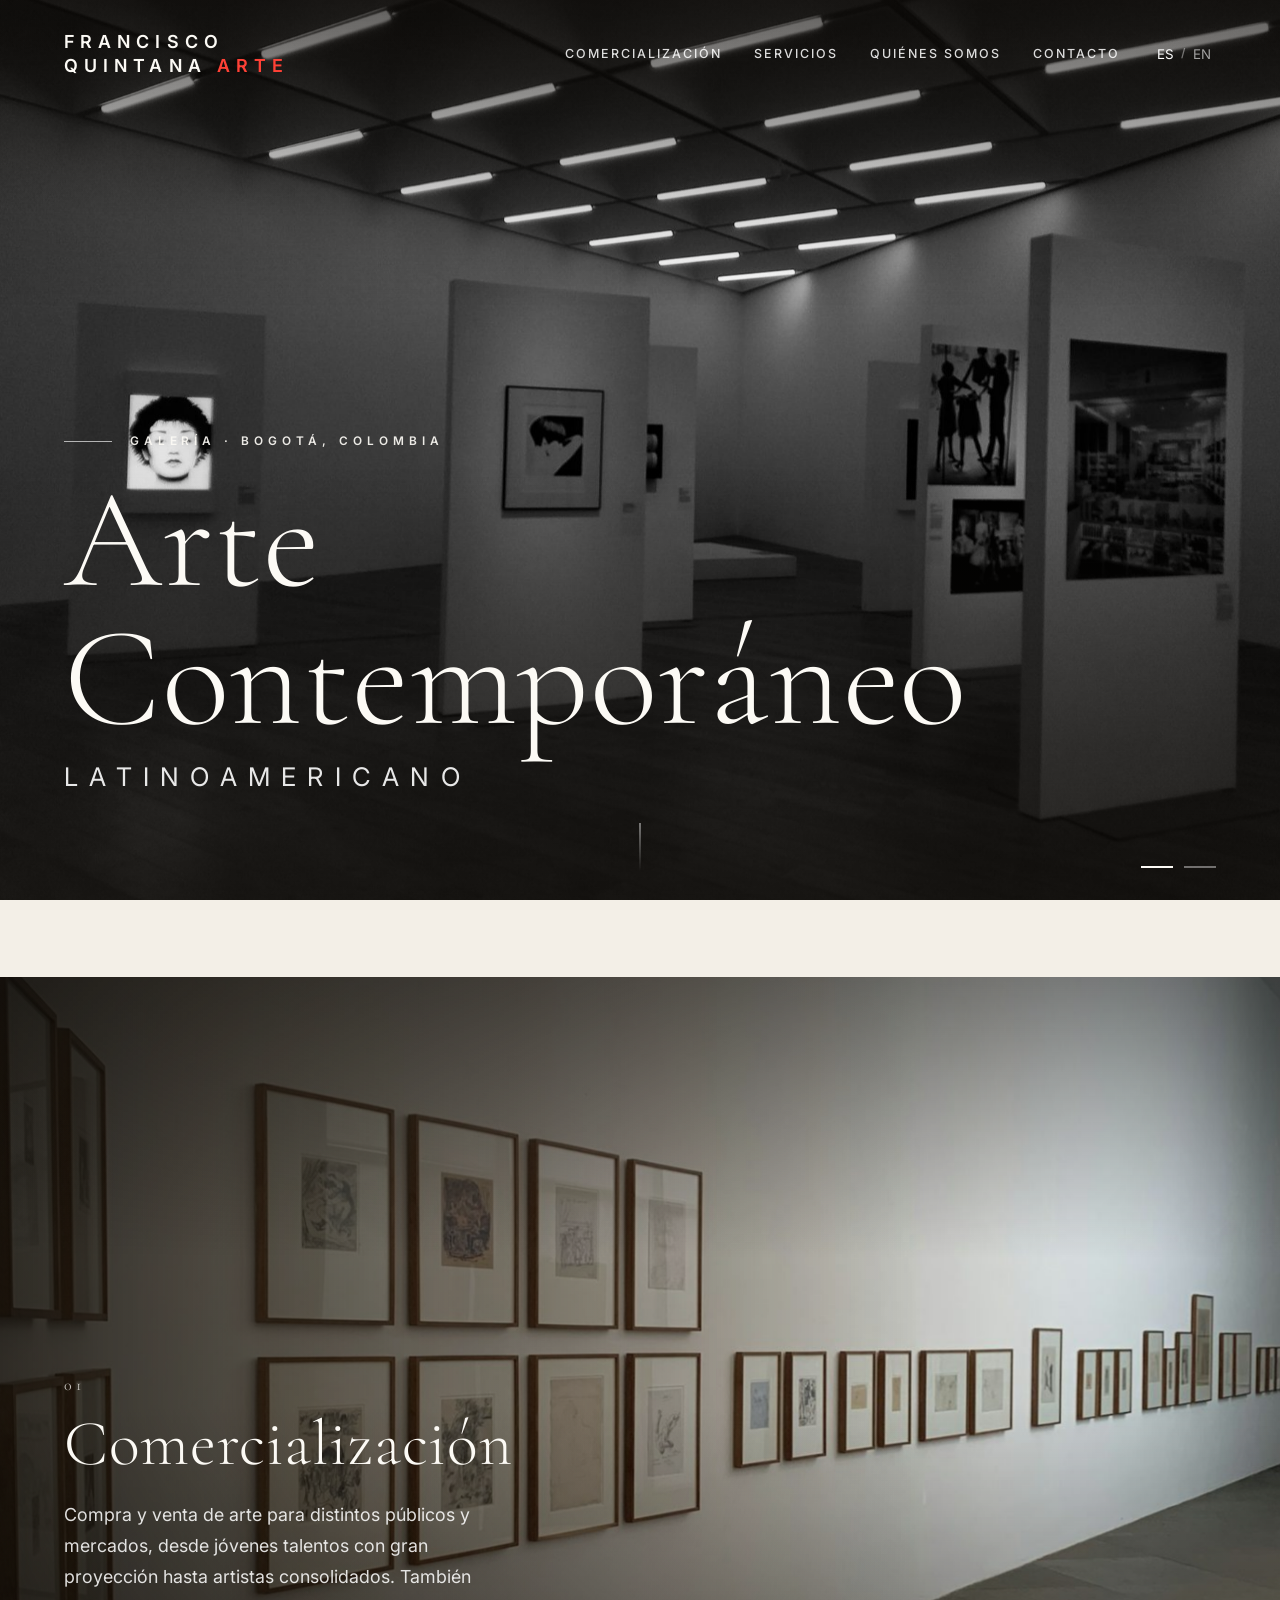
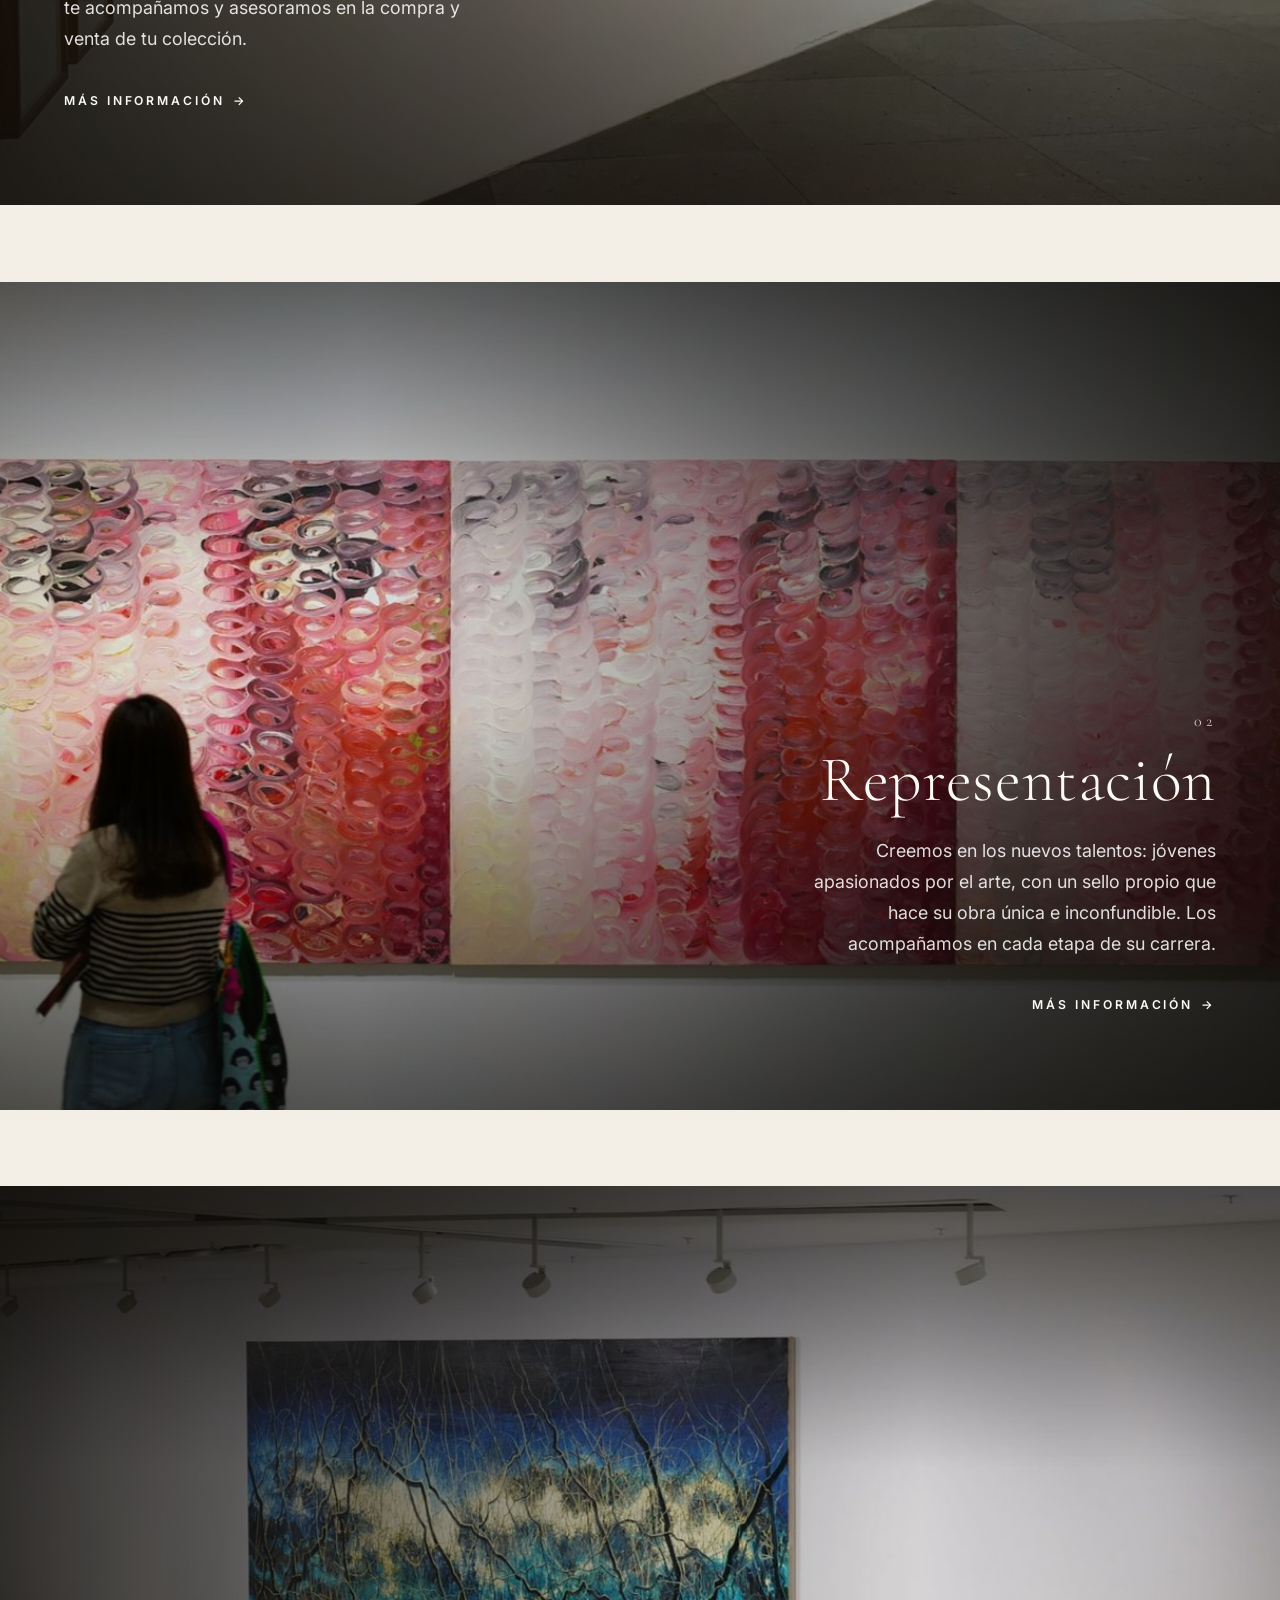
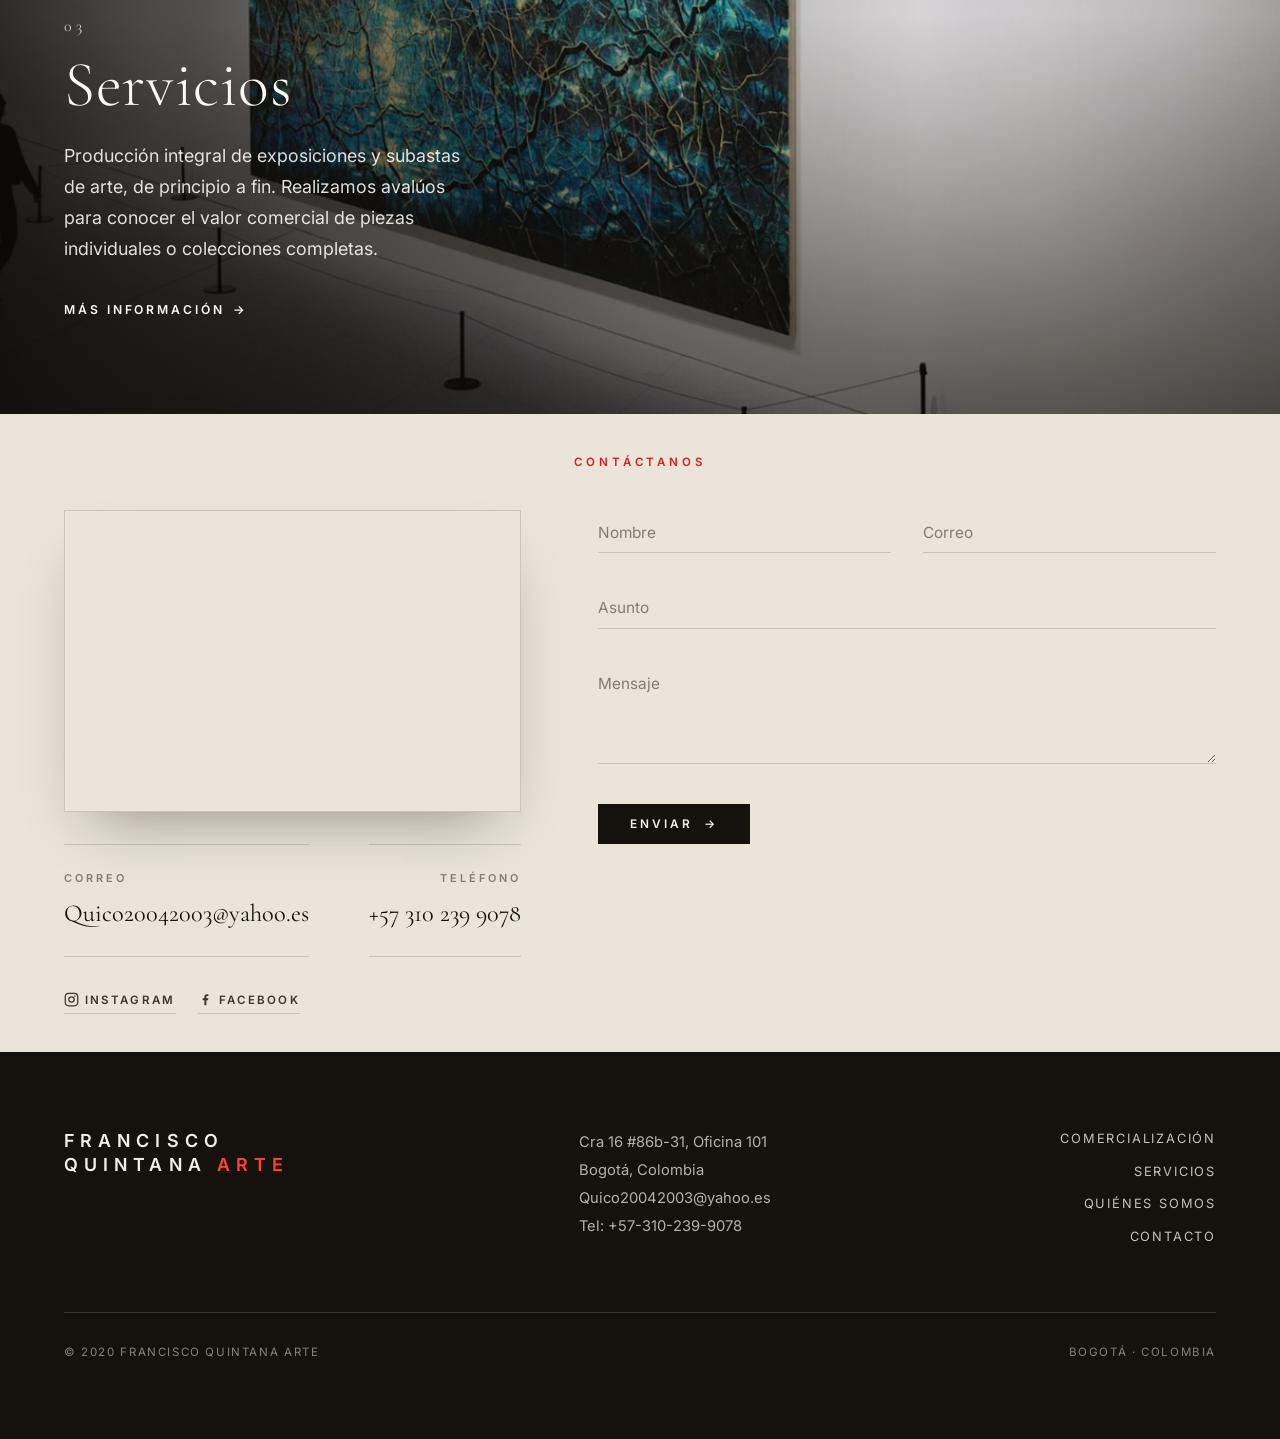
<file: index.html>
<!DOCTYPE html>
<html lang="es">
<head>
  <meta charset="utf-8">
  <meta name="viewport" content="width=device-width, initial-scale=1">
  <title>Francisco Quintana Arte</title>
  <meta name="description" content="Galería Francisco Quintana Arte — arte contemporáneo latinoamericano en Bogotá. Comercialización, curadurías y avalúos, y representación de artistas.">
  <meta name="theme-color" content="#15120d">
  <link rel="icon" type="image/svg+xml" href="favicon.svg?v=2">
  <link rel="icon" type="image/png" sizes="32x32" href="favicon-32.png?v=2">
  <link rel="icon" type="image/png" sizes="16x16" href="favicon-16.png?v=2">
  <link rel="apple-touch-icon" href="favicon-180.png?v=2">
  <meta property="og:title" content="Francisco Quintana Arte — Arte Contemporáneo Latinoamericano">
  <meta property="og:type" content="website">
  <meta property="og:url" content="https://www.franciscoquintanarte.com/">

  <link rel="preconnect" href="https://fonts.googleapis.com">
  <link rel="preconnect" href="https://fonts.gstatic.com" crossorigin>
  <link href="https://fonts.googleapis.com/css2?family=Cormorant+Garamond:ital,wght@0,300;0,400;0,500;1,300;1,400&family=Inter:wght@300;400;500;600&display=swap" rel="stylesheet">
  <link rel="stylesheet" href="css/styles.css">
  <link rel="stylesheet" href="css/pages.css">
  <link rel="stylesheet" href="css/visual.css">
</head>
<body>

  <header class="header" id="header">
    <div class="wrap header__bar">
      <a href="index.html" class="brand" aria-label="Francisco Quintana Arte">
        <span class="brand__name">Francisco</span>
        <span class="brand__line2">Quintana <span class="brand__accent">Arte</span></span>
      </a>
      <nav class="nav" id="nav" aria-label="Principal">
        <a class="nav__link" href="comercializacion.html" data-i18n="nav_comercializacion">Comercialización</a>
        <a class="nav__link" href="curadurias-avaluos.html" data-i18n="nav_curadurias">Servicios</a>
        <a class="nav__link" href="quienes-somos.html" data-i18n="nav_quienes">Quiénes Somos</a>
        <a class="nav__link" href="#contact" data-i18n="nav_contacto">Contacto</a>
      </nav>
      <div class="nav__tools">
        <div class="lang" role="group" aria-label="Idioma">
          <button type="button" data-lang="es" class="active">ES</button><span>/</span><button type="button" data-lang="en">EN</button>
        </div>
        <button class="burger" id="burger" aria-label="Menú" aria-expanded="false"><span></span><span></span><span></span></button>
      </div>
    </div>
  </header>

  <main id="top">

    <!-- HERO -->
    <section class="hero">
      <div class="hero__slides">
        <img class="hero__img active" src="assets/home/hero1.jpg" alt="Sala de galería contemporánea" fetchpriority="high">
        <img class="hero__img" src="assets/home/hero2.jpg" alt="Galería de arte">
      </div>
      <div class="hero__scrim"></div>
      <div class="hero__inner">
        <p class="hero__eyebrow" data-i18n="hero_eyebrow">Galería · Bogotá, Colombia</p>
        <h1 class="hero__title" data-i18n="hero_t1">Arte Contemporáneo</h1>
        <p class="hero__sub" data-i18n="hero_t2">Latinoamericano</p>
      </div>
      <div class="hero__dots" role="tablist" aria-label="Slides">
        <button class="active" aria-label="1"></button><button aria-label="2"></button>
      </div>
      <a class="scrollcue" href="#intro" aria-label="Bajar"><span class="bar"></span></a>
    </section>

    <!-- small white spacer between hero and first section -->
    <section class="spacer" id="intro" aria-hidden="true"></section>

    <!-- FULL-BLEED SERVICE PANELS -->
    <a class="panel" href="comercializacion.html">
      <div class="panel__bg"><img src="assets/home/com.jpg" alt="Obras en la galería"></div>
      <div class="panel__scrim"></div>
      <div class="panel__inner"><div class="panel__content">
        <span class="panel__num">01</span>
        <h2 class="panel__title" data-i18n="svc1_title">Comercialización</h2>
        <p class="panel__text" data-i18n="svc1_text">Compra y venta de arte para distintos públicos y mercados, desde jóvenes talentos con gran proyección hasta artistas consolidados. También te acompañamos y asesoramos en la compra y venta de tu colección.</p>
        <span class="link-arrow"><span data-i18n="more">Más información</span><span class="arw">&rarr;</span></span>
      </div></div>
    </a>

    <section class="spacer" aria-hidden="true"></section>
    <a class="panel panel--right" href="#contact">
      <div class="panel__bg"><img src="assets/home/rep.jpg" alt="Arte contemporáneo en exhibición"></div>
      <div class="panel__scrim"></div>
      <div class="panel__inner"><div class="panel__content">
        <span class="panel__num">02</span>
        <h2 class="panel__title" data-i18n="svc3_title">Representación</h2>
        <p class="panel__text" data-i18n="svc3_text">Creemos en los nuevos talentos: jóvenes apasionados por el arte, con un sello propio que hace su obra única e inconfundible. Los acompañamos en cada etapa de su carrera.</p>
        <span class="link-arrow"><span data-i18n="more">Más información</span><span class="arw">&rarr;</span></span>
      </div></div>
    </a>

    <section class="spacer" aria-hidden="true"></section>
    <a class="panel" href="curadurias-avaluos.html">
      <div class="panel__bg"><img src="assets/home/avaluos.jpg" alt="Exposición de arte"></div>
      <div class="panel__scrim"></div>
      <div class="panel__inner"><div class="panel__content">
        <span class="panel__num">03</span>
        <h2 class="panel__title" data-i18n="svc2_title">Servicios</h2>
        <p class="panel__text" data-i18n="svc2_text">Producción integral de exposiciones y subastas de arte, de principio a fin. Realizamos avalúos para conocer el valor comercial de piezas individuales o colecciones completas.</p>
        <span class="link-arrow"><span data-i18n="more">Más información</span><span class="arw">&rarr;</span></span>
      </div></div>
    </a>

    <!-- CONTACTO -->
    <section class="section contact" id="contact">
      <div class="wrap">
        <div class="contact__head">
          <span class="overline reveal" data-i18n="contact_overline">Contáctanos</span>
        </div>
        <div class="contact__grid">
          <div class="info reveal">
            <div class="map">
              <iframe title="Ubicación de la galería" loading="lazy" referrerpolicy="no-referrer-when-downgrade"
                src="https://maps.google.com/maps?q=Carrera%2016%20%2386a-14%20Bogot%C3%A1%20Colombia&z=16&output=embed"></iframe>
            </div>
            <div class="info__cols">
              <div class="info__row">
                <div class="info__label" data-i18n="label_email">Correo</div>
                <div class="info__val"><a href="mailto:Quico20042003@yahoo.es">Quico20042003@yahoo.es</a></div>
              </div>
              <div class="info__row">
                <div class="info__label" data-i18n="label_phone">Teléfono</div>
                <div class="info__val"><a href="tel:+573102399078">+57 310 239 9078</a></div>
              </div>
            </div>
            <div class="socials">
              <a href="https://www.instagram.com/franciscoquintanaarte/" target="_blank" rel="noopener" aria-label="Instagram"><svg viewBox="0 0 24 24" width="15" height="15" fill="none" stroke="currentColor" stroke-width="2" aria-hidden="true"><rect x="2" y="2" width="20" height="20" rx="5.5"/><circle cx="12" cy="12" r="4.3"/><circle cx="17.6" cy="6.4" r="1.1" fill="currentColor" stroke="none"/></svg>Instagram</a>
              <a href="https://www.facebook.com/FranciscoQuintanaArte" target="_blank" rel="noopener" aria-label="Facebook"><svg viewBox="0 0 24 24" width="15" height="15" fill="currentColor" aria-hidden="true"><path d="M13.4 21v-8h2.7l.4-3.13h-3.1V7.88c0-.9.25-1.52 1.55-1.52h1.66V3.56c-.29-.04-1.28-.13-2.43-.13-2.4 0-4.05 1.47-4.05 4.17v2.32H7.5V13h2.78v8z"/></svg>Facebook</a>
            </div>
          </div>
          <form class="form reveal" data-d="1" id="contactForm">
            <div class="form__row">
              <div class="field"><input type="text" id="f-name" name="name" placeholder=" " required><label for="f-name" data-i18n="form_name">Nombre</label></div>
              <div class="field"><input type="email" id="f-email" name="email" placeholder=" " required><label for="f-email" data-i18n="form_email">Correo</label></div>
            </div>
            <div class="field"><input type="text" id="f-subject" name="subject" placeholder=" "><label for="f-subject" data-i18n="form_subject">Asunto</label></div>
            <div class="field"><textarea id="f-message" name="message" rows="4" placeholder=" " required></textarea><label for="f-message" data-i18n="form_message">Mensaje</label></div>
            <button class="btn" type="submit"><span data-i18n="form_send">Enviar</span><span class="arw">&rarr;</span></button>
            <p class="form__note" id="formNote" hidden></p>
          </form>
        </div>
      </div>
    </section>
  </main>

  <footer class="footer">
    <div class="wrap">
      <div class="footer__top">
        <a href="index.html" class="brand"><span class="brand__name">Francisco</span><span class="brand__line2">Quintana <span class="brand__accent">Arte</span></span></a>
        <p class="footer__addr">Cra 16 #86b-31, Oficina 101<br>Bogotá, Colombia<br>Quico20042003@yahoo.es<br>Tel: +57-310-239-9078</p>
        <nav class="footer__links" aria-label="Footer">
          <a href="comercializacion.html" data-i18n="nav_comercializacion">Comercialización</a>
          <a href="curadurias-avaluos.html" data-i18n="nav_curadurias">Servicios</a>
          <a href="quienes-somos.html" data-i18n="nav_quienes">Quiénes Somos</a>
          <a href="#contact" data-i18n="nav_contacto">Contacto</a>
        </nav>
      </div>
      <div class="footer__bottom">
        <span data-i18n="foot_copy">© 2020 Francisco Quintana Arte</span>
        <span>Bogotá · Colombia</span>
      </div>
    </div>
  </footer>

  <script src="js/main.js"></script>
</body>
</html>
</file>
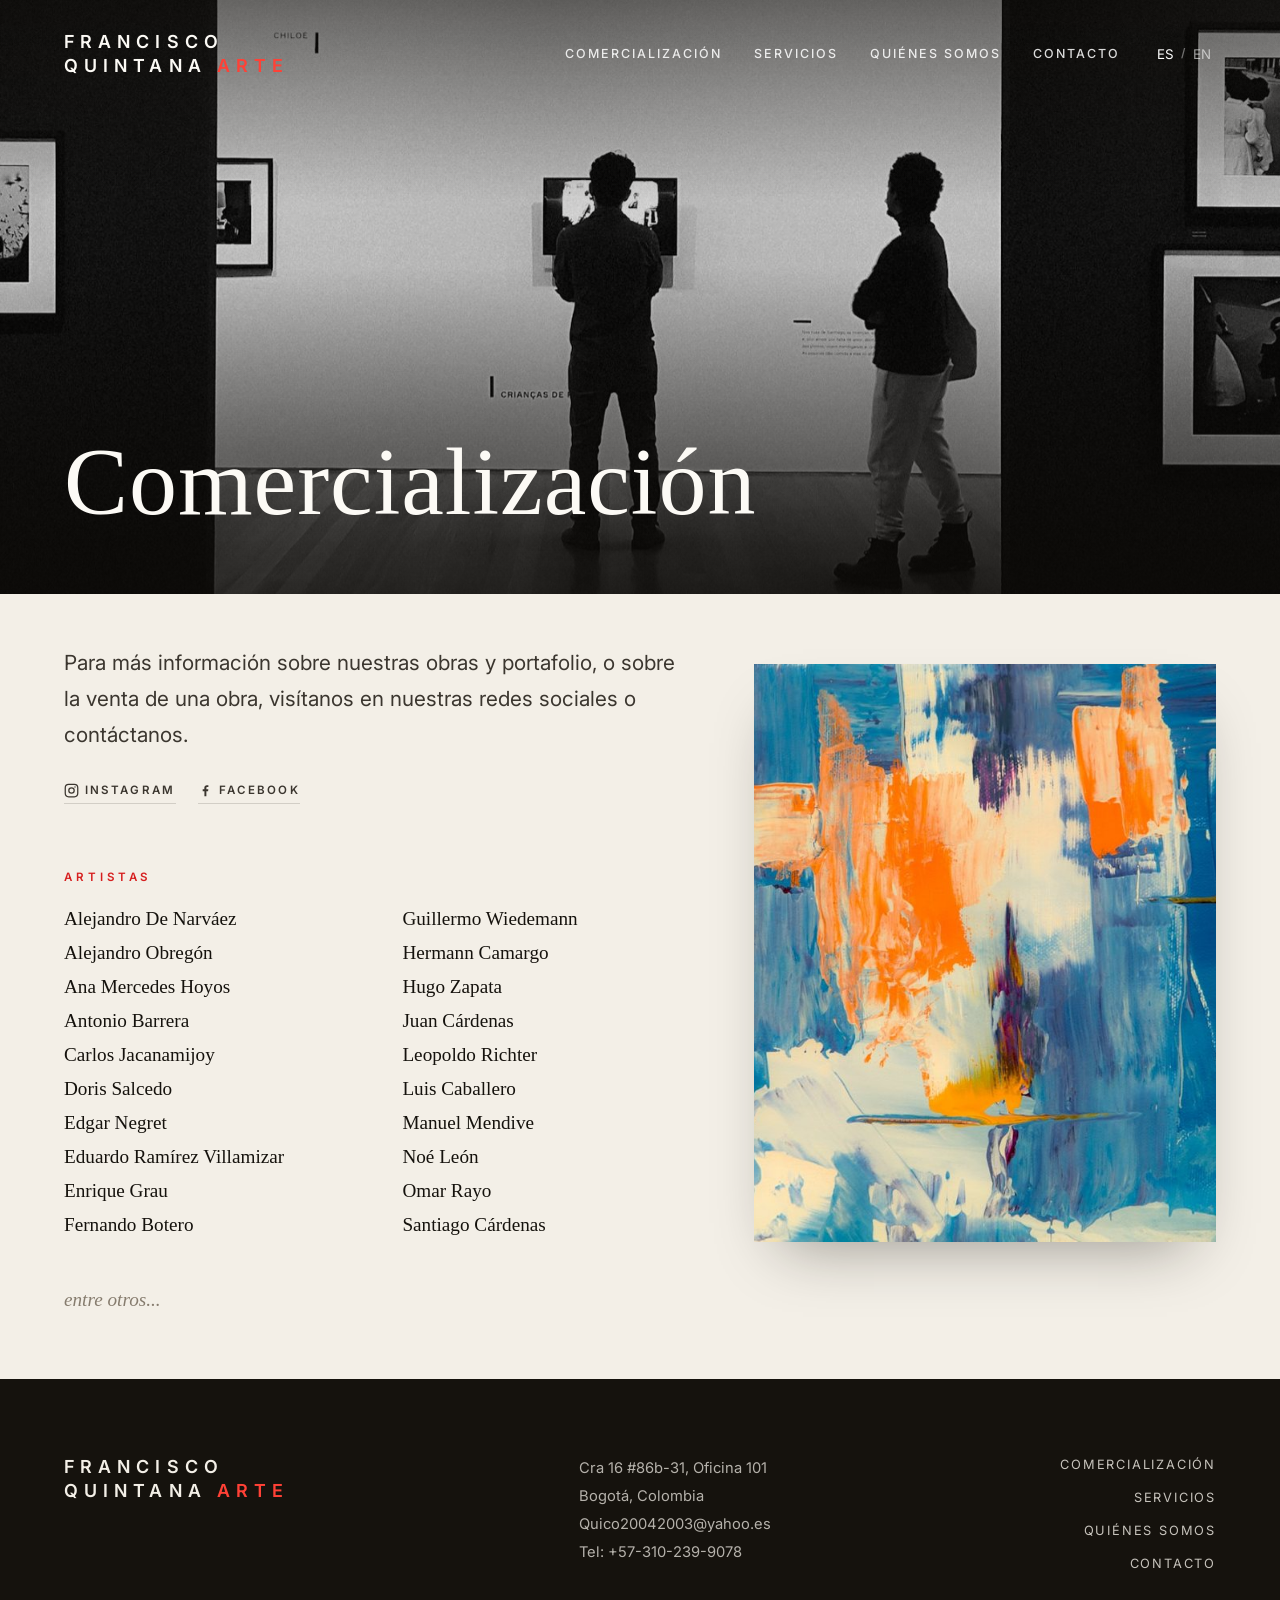
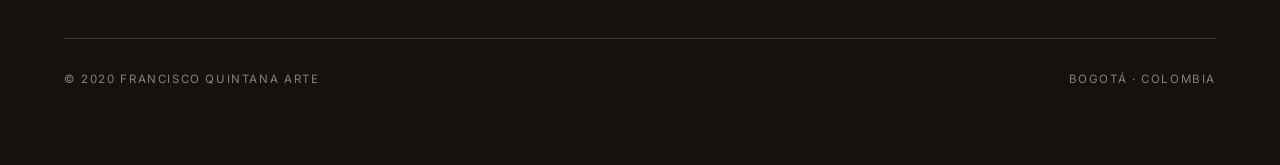
<file: comercializacion.html>
<!DOCTYPE html>
<html lang="es">
<head>
  <meta charset="utf-8">
  <meta name="viewport" content="width=device-width, initial-scale=1">
  <title>Comercialización | Francisco Quintana Arte</title>
  <meta name="description" content="Compra y venta de arte para distintos públicos y mercados — galería Francisco Quintana Arte, Bogotá.">
  <meta name="theme-color" content="#15120d">
  <link rel="icon" type="image/svg+xml" href="favicon.svg?v=2">
  <link rel="icon" type="image/png" sizes="32x32" href="favicon-32.png?v=2">
  <link rel="icon" type="image/png" sizes="16x16" href="favicon-16.png?v=2">
  <link rel="apple-touch-icon" href="favicon-180.png?v=2">
  <link rel="preconnect" href="https://fonts.googleapis.com">
  <link rel="preconnect" href="https://fonts.gstatic.com" crossorigin>
  <link href="https://fonts.googleapis.com/css2?family=Inter:wght@200;300;400;500;600;700&display=swap" rel="stylesheet">
  <link rel="stylesheet" href="css/styles.css">
  <link rel="stylesheet" href="css/pages.css">
  <link rel="stylesheet" href="css/visual.css">
</head>
<body>
  <header class="header" id="header">
    <div class="wrap header__bar">
      <a href="index.html" class="brand" aria-label="Francisco Quintana Arte">
        <span class="brand__name">Francisco</span>
        <span class="brand__line2">Quintana <span class="brand__accent">Arte</span></span>
      </a>
      <nav class="nav" id="nav" aria-label="Principal">
        <a class="nav__link" href="comercializacion.html" data-i18n="nav_comercializacion">Comercialización</a>
        <a class="nav__link" href="curadurias-avaluos.html" data-i18n="nav_curadurias">Servicios</a>
        <a class="nav__link" href="quienes-somos.html" data-i18n="nav_quienes">Quiénes Somos</a>
        <a class="nav__link" href="index.html#contact" data-i18n="nav_contacto">Contacto</a>
      </nav>
      <div class="nav__tools">
        <div class="lang" role="group" aria-label="Idioma">
          <button type="button" data-lang="es" class="active">ES</button><span>/</span><button type="button" data-lang="en">EN</button>
        </div>
        <button class="burger" id="burger" aria-label="Menú" aria-expanded="false"><span></span><span></span><span></span></button>
      </div>
    </div>
  </header>
  <main id="top">
    <section class="pagehero">
      <div class="pagehero__bg"><img src="assets/comercializacion/hero.jpg" alt="Obras en la galería" fetchpriority="high"></div>
      <div class="pagehero__scrim"></div>
      <div class="pagehero__inner">
        
        <h1 class="pagehero__title" data-i18n="com_title">Comercialización</h1>
        
      </div>
    </section>

    <section class="section" style="padding-top:clamp(.8rem,2vw,1.4rem);padding-bottom:clamp(2.5rem,5vw,4rem)">
      <div class="wrap">
        <div class="com-intro">
          <div class="com-intro__text">
        <p class="pagehead__lead reveal" data-i18n="com_lead">Para más información sobre nuestras obras y portafolio, o sobre la venta de una obra, visítanos en nuestras redes sociales o contáctanos.</p>
        <div class="socials reveal" data-d="1" style="margin:1.8rem 0 clamp(2.5rem,5vw,4rem)">
          <a href="https://www.instagram.com/franciscoquintanaarte/" target="_blank" rel="noopener" aria-label="Instagram"><svg viewBox="0 0 24 24" width="15" height="15" fill="none" stroke="currentColor" stroke-width="2" aria-hidden="true"><rect x="2" y="2" width="20" height="20" rx="5.5"/><circle cx="12" cy="12" r="4.3"/><circle cx="17.6" cy="6.4" r="1.1" fill="currentColor" stroke="none"/></svg>Instagram</a>
          <a href="https://www.facebook.com/FranciscoQuintanaArte" target="_blank" rel="noopener" aria-label="Facebook"><svg viewBox="0 0 24 24" width="15" height="15" fill="currentColor" aria-hidden="true"><path d="M13.4 21v-8h2.7l.4-3.13h-3.1V7.88c0-.9.25-1.52 1.55-1.52h1.66V3.56c-.29-.04-1.28-.13-2.43-.13-2.4 0-4.05 1.47-4.05 4.17v2.32H7.5V13h2.78v8z"/></svg>Facebook</a>
        </div>
        <div class="section__title reveal"><span class="overline" data-i18n="com_artists">Artistas</span></div>
        <ul class="artists__grid reveal" data-d="1">
            <li><a href="https://www.google.com/search?q=Alejandro%20De%20Narv%C3%A1ez" target="_blank" rel="noopener">Alejandro De Narváez</a></li>
            <li><a href="https://www.google.com/search?q=Alejandro%20Obreg%C3%B3n" target="_blank" rel="noopener">Alejandro Obregón</a></li>
            <li><a href="https://www.google.com/search?q=Ana%20Mercedes%20Hoyos" target="_blank" rel="noopener">Ana Mercedes Hoyos</a></li>
            <li><a href="https://www.google.com/search?q=Antonio%20Barrera" target="_blank" rel="noopener">Antonio Barrera</a></li>
            <li><a href="https://www.google.com/search?q=Carlos%20Jacanamijoy" target="_blank" rel="noopener">Carlos Jacanamijoy</a></li>
            <li><a href="https://www.google.com/search?q=Doris%20Salcedo" target="_blank" rel="noopener">Doris Salcedo</a></li>
            <li><a href="https://www.google.com/search?q=Edgar%20Negret" target="_blank" rel="noopener">Edgar Negret</a></li>
            <li><a href="https://www.google.com/search?q=Eduardo%20Ram%C3%ADrez%20Villamizar" target="_blank" rel="noopener">Eduardo Ramírez Villamizar</a></li>
            <li><a href="https://www.google.com/search?q=Enrique%20Grau" target="_blank" rel="noopener">Enrique Grau</a></li>
            <li><a href="https://www.google.com/search?q=Fernando%20Botero" target="_blank" rel="noopener">Fernando Botero</a></li>
            <li><a href="https://www.google.com/search?q=Guillermo%20Wiedemann" target="_blank" rel="noopener">Guillermo Wiedemann</a></li>
            <li><a href="https://www.google.com/search?q=Hermann%20Camargo" target="_blank" rel="noopener">Hermann Camargo</a></li>
            <li><a href="https://www.google.com/search?q=Hugo%20Zapata" target="_blank" rel="noopener">Hugo Zapata</a></li>
            <li><a href="https://www.google.com/search?q=Juan%20C%C3%A1rdenas" target="_blank" rel="noopener">Juan Cárdenas</a></li>
            <li><a href="https://www.google.com/search?q=Leopoldo%20Richter" target="_blank" rel="noopener">Leopoldo Richter</a></li>
            <li><a href="https://www.google.com/search?q=Luis%20Caballero" target="_blank" rel="noopener">Luis Caballero</a></li>
            <li><a href="https://www.google.com/search?q=Manuel%20Mendive" target="_blank" rel="noopener">Manuel Mendive</a></li>
            <li><a href="https://www.google.com/search?q=No%C3%A9%20Le%C3%B3n" target="_blank" rel="noopener">Noé León</a></li>
            <li><a href="https://www.google.com/search?q=Omar%20Rayo" target="_blank" rel="noopener">Omar Rayo</a></li>
            <li><a href="https://www.google.com/search?q=Santiago%20C%C3%A1rdenas" target="_blank" rel="noopener">Santiago Cárdenas</a></li>
        </ul>
        <p class="artists__more reveal" data-d="2" data-i18n="com_more">entre otros...</p>
          </div>
          <div class="com-intro__media reveal" data-d="1"><div class="frame" style="aspect-ratio:4/5"><img src="assets/comercializacion/painting.jpg" alt="Obra de arte" loading="lazy"></div></div>
        </div>
      </div>
    </section>
  </main>
  <footer class="footer">
    <div class="wrap">
      <div class="footer__top">
        <a href="index.html" class="brand"><span class="brand__name">Francisco</span><span class="brand__line2">Quintana <span class="brand__accent">Arte</span></span></a>
        <p class="footer__addr">Cra 16 #86b-31, Oficina 101<br>Bogotá, Colombia<br>Quico20042003@yahoo.es<br>Tel: +57-310-239-9078</p>
        <nav class="footer__links" aria-label="Footer">
          <a href="comercializacion.html" data-i18n="nav_comercializacion">Comercialización</a>
          <a href="curadurias-avaluos.html" data-i18n="nav_curadurias">Servicios</a>
          <a href="quienes-somos.html" data-i18n="nav_quienes">Quiénes Somos</a>
          <a href="index.html#contact" data-i18n="nav_contacto">Contacto</a>
        </nav>
      </div>
      <div class="footer__bottom">
        <span data-i18n="foot_copy">© 2020 Francisco Quintana Arte</span>
        <span>Bogotá · Colombia</span>
      </div>
    </div>
  </footer>
  <script src="js/main.js"></script>
</body>
</html>
</file>
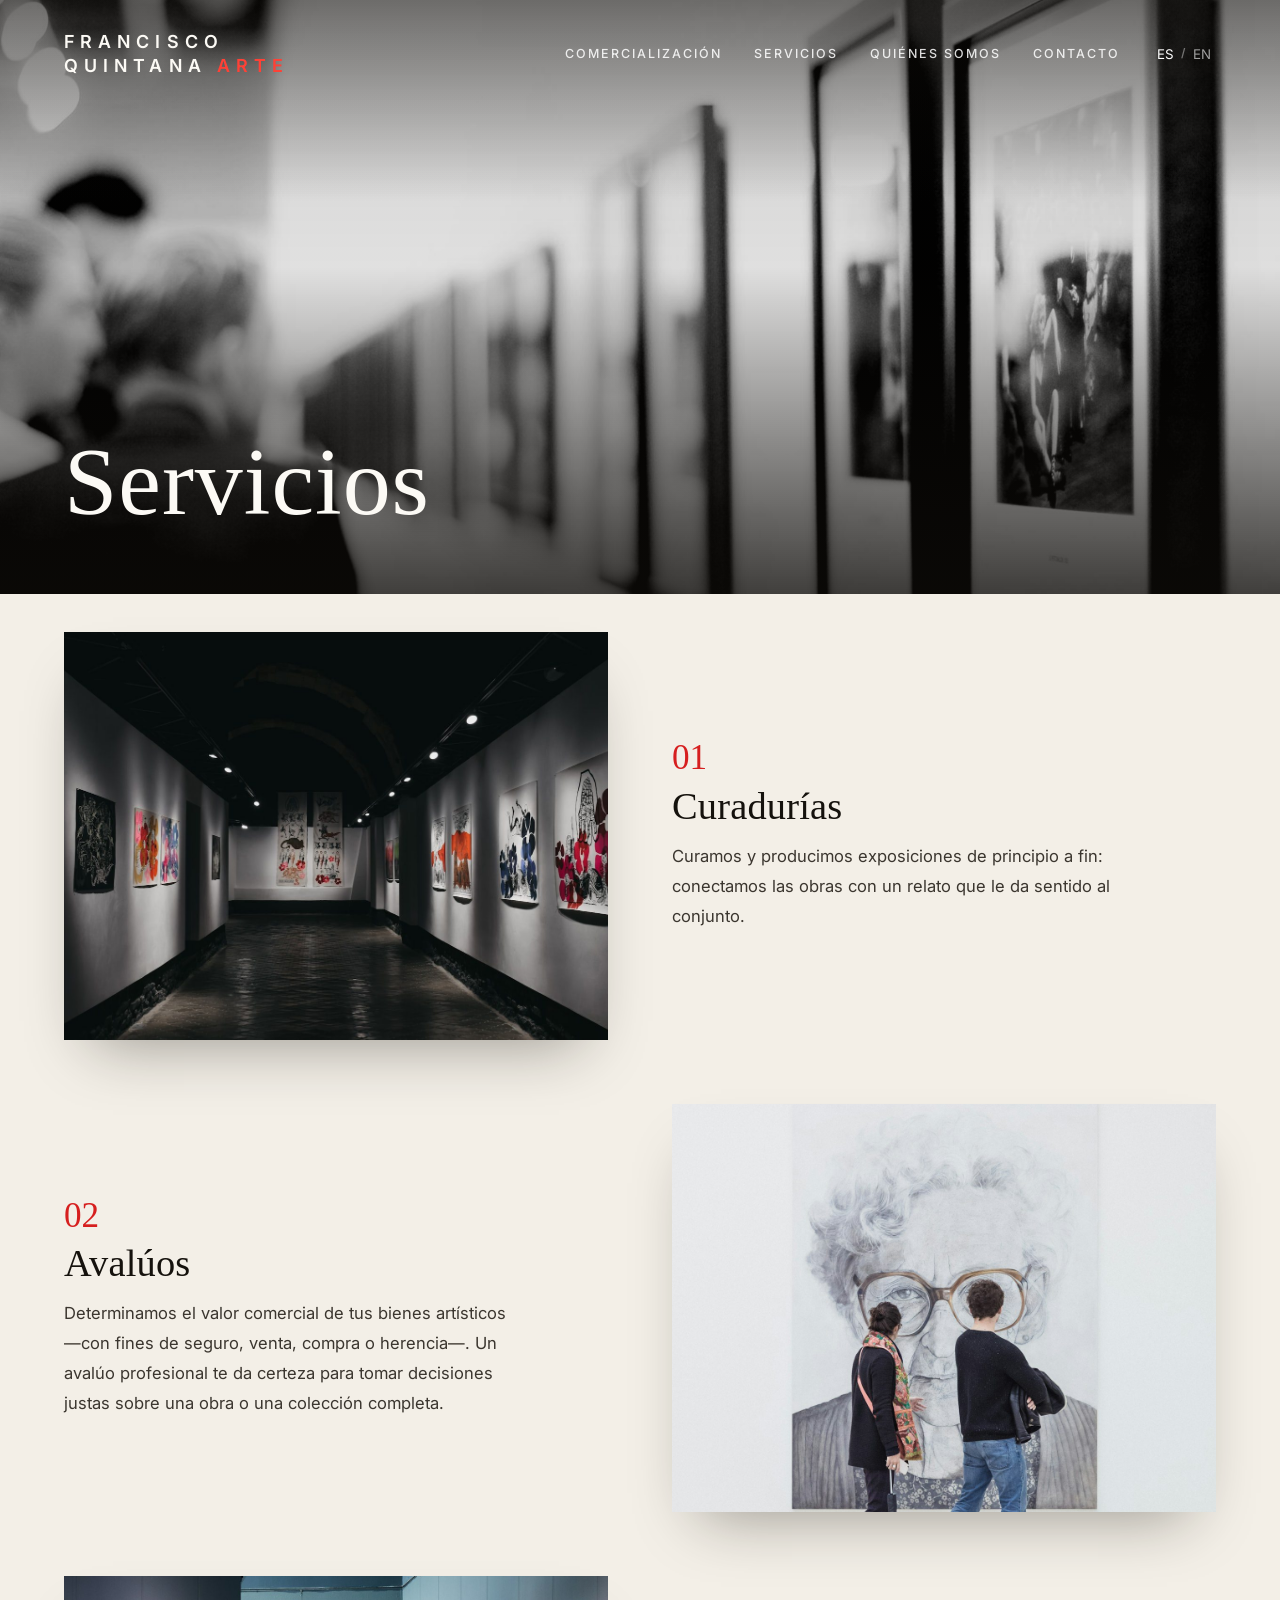
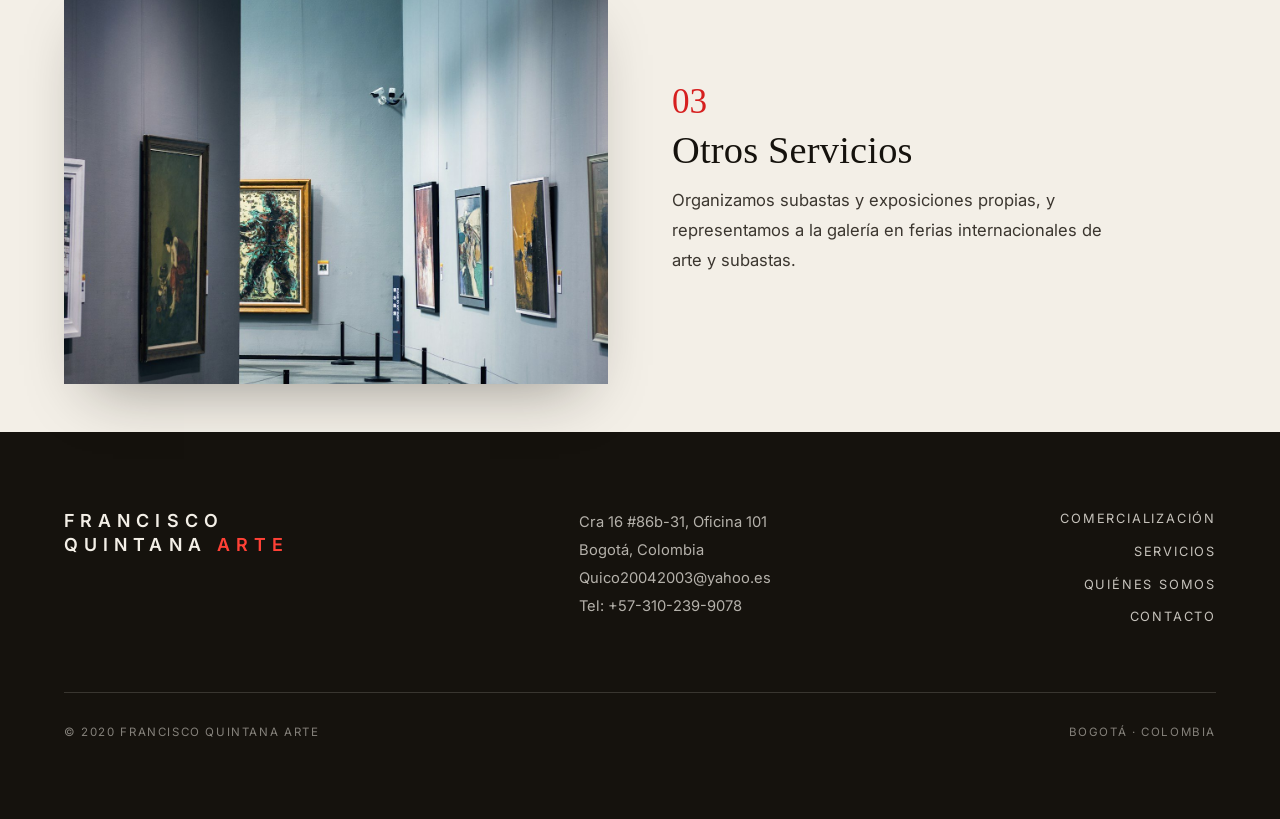
<file: curadurias-avaluos.html>
<!DOCTYPE html>
<html lang="es">
<head>
  <meta charset="utf-8">
  <meta name="viewport" content="width=device-width, initial-scale=1">
  <title>Curadurías & Avalúos | Francisco Quintana Arte</title>
  <meta name="description" content="Curadurías, avalúos y producción de exposiciones y subastas de arte — Francisco Quintana Arte, Bogotá.">
  <meta name="theme-color" content="#15120d">
  <link rel="icon" type="image/svg+xml" href="favicon.svg?v=2">
  <link rel="icon" type="image/png" sizes="32x32" href="favicon-32.png?v=2">
  <link rel="icon" type="image/png" sizes="16x16" href="favicon-16.png?v=2">
  <link rel="apple-touch-icon" href="favicon-180.png?v=2">
  <link rel="preconnect" href="https://fonts.googleapis.com">
  <link rel="preconnect" href="https://fonts.gstatic.com" crossorigin>
  <link href="https://fonts.googleapis.com/css2?family=Inter:wght@200;300;400;500;600;700&display=swap" rel="stylesheet">
  <link rel="stylesheet" href="css/styles.css">
  <link rel="stylesheet" href="css/pages.css">
  <link rel="stylesheet" href="css/visual.css">
</head>
<body>
  <header class="header" id="header">
    <div class="wrap header__bar">
      <a href="index.html" class="brand" aria-label="Francisco Quintana Arte">
        <span class="brand__name">Francisco</span>
        <span class="brand__line2">Quintana <span class="brand__accent">Arte</span></span>
      </a>
      <nav class="nav" id="nav" aria-label="Principal">
        <a class="nav__link" href="comercializacion.html" data-i18n="nav_comercializacion">Comercialización</a>
        <a class="nav__link" href="curadurias-avaluos.html" data-i18n="nav_curadurias">Servicios</a>
        <a class="nav__link" href="quienes-somos.html" data-i18n="nav_quienes">Quiénes Somos</a>
        <a class="nav__link" href="index.html#contact" data-i18n="nav_contacto">Contacto</a>
      </nav>
      <div class="nav__tools">
        <div class="lang" role="group" aria-label="Idioma">
          <button type="button" data-lang="es" class="active">ES</button><span>/</span><button type="button" data-lang="en">EN</button>
        </div>
        <button class="burger" id="burger" aria-label="Menú" aria-expanded="false"><span></span><span></span><span></span></button>
      </div>
    </div>
  </header>
  <main id="top">
    <section class="pagehero">
      <div class="pagehero__bg"><img src="assets/extra.jpg" alt="Inauguración de exposición" fetchpriority="high"></div>
      <div class="pagehero__scrim"></div>
      <div class="pagehero__inner">
        
        <h1 class="pagehero__title" data-i18n="cur_title">Servicios</h1>
        
      </div>
    </section>

    <section class="section" style="padding-top:clamp(1.5rem,3vw,2.5rem);padding-bottom:clamp(2rem,4vw,3rem)">
      <div class="wrap">
        <div class="svc-rows">
        <div class="svc-row">
          <div class="svc-row__media reveal"><div class="frame"><img src="assets/curadurias/serv1.jpg" alt="Curadurías" loading="lazy"></div></div>
          <div class="svc-row__body reveal" data-d="1"><span class="block__index">01</span><h2 data-i18n="cur_h1">Curadurías</h2><p data-i18n="cur_p1">Curamos y producimos exposiciones de principio a fin: conectamos las obras con un relato que le da sentido al conjunto.</p></div>
        </div>
        <div class="svc-row svc-row--flip">
          <div class="svc-row__media reveal"><div class="frame"><img src="assets/curadurias/serv2.jpg" alt="Avalúos" loading="lazy"></div></div>
          <div class="svc-row__body reveal" data-d="1"><span class="block__index">02</span><h2 data-i18n="cur_h2">Avalúos</h2><p data-i18n="cur_p2">Determinamos el valor comercial de tus bienes artísticos —con fines de seguro, venta, compra o herencia—. Un avalúo profesional te da certeza para tomar decisiones justas sobre una obra o una colección completa.</p></div>
        </div>
        <div class="svc-row">
          <div class="svc-row__media reveal"><div class="frame"><img src="assets/curadurias/serv3.jpg" alt="Otros Servicios" loading="lazy"></div></div>
          <div class="svc-row__body reveal" data-d="1"><span class="block__index">03</span><h2 data-i18n="cur_h3">Otros Servicios</h2><p data-i18n="cur_p3">Organizamos subastas y exposiciones propias, y representamos a la galería en ferias internacionales de arte y subastas.</p></div>
        </div>
        </div>
      </div>
    </section>
  </main>
  <footer class="footer">
    <div class="wrap">
      <div class="footer__top">
        <a href="index.html" class="brand"><span class="brand__name">Francisco</span><span class="brand__line2">Quintana <span class="brand__accent">Arte</span></span></a>
        <p class="footer__addr">Cra 16 #86b-31, Oficina 101<br>Bogotá, Colombia<br>Quico20042003@yahoo.es<br>Tel: +57-310-239-9078</p>
        <nav class="footer__links" aria-label="Footer">
          <a href="comercializacion.html" data-i18n="nav_comercializacion">Comercialización</a>
          <a href="curadurias-avaluos.html" data-i18n="nav_curadurias">Servicios</a>
          <a href="quienes-somos.html" data-i18n="nav_quienes">Quiénes Somos</a>
          <a href="index.html#contact" data-i18n="nav_contacto">Contacto</a>
        </nav>
      </div>
      <div class="footer__bottom">
        <span data-i18n="foot_copy">© 2020 Francisco Quintana Arte</span>
        <span>Bogotá · Colombia</span>
      </div>
    </div>
  </footer>
  <script src="js/main.js"></script>
</body>
</html>
</file>
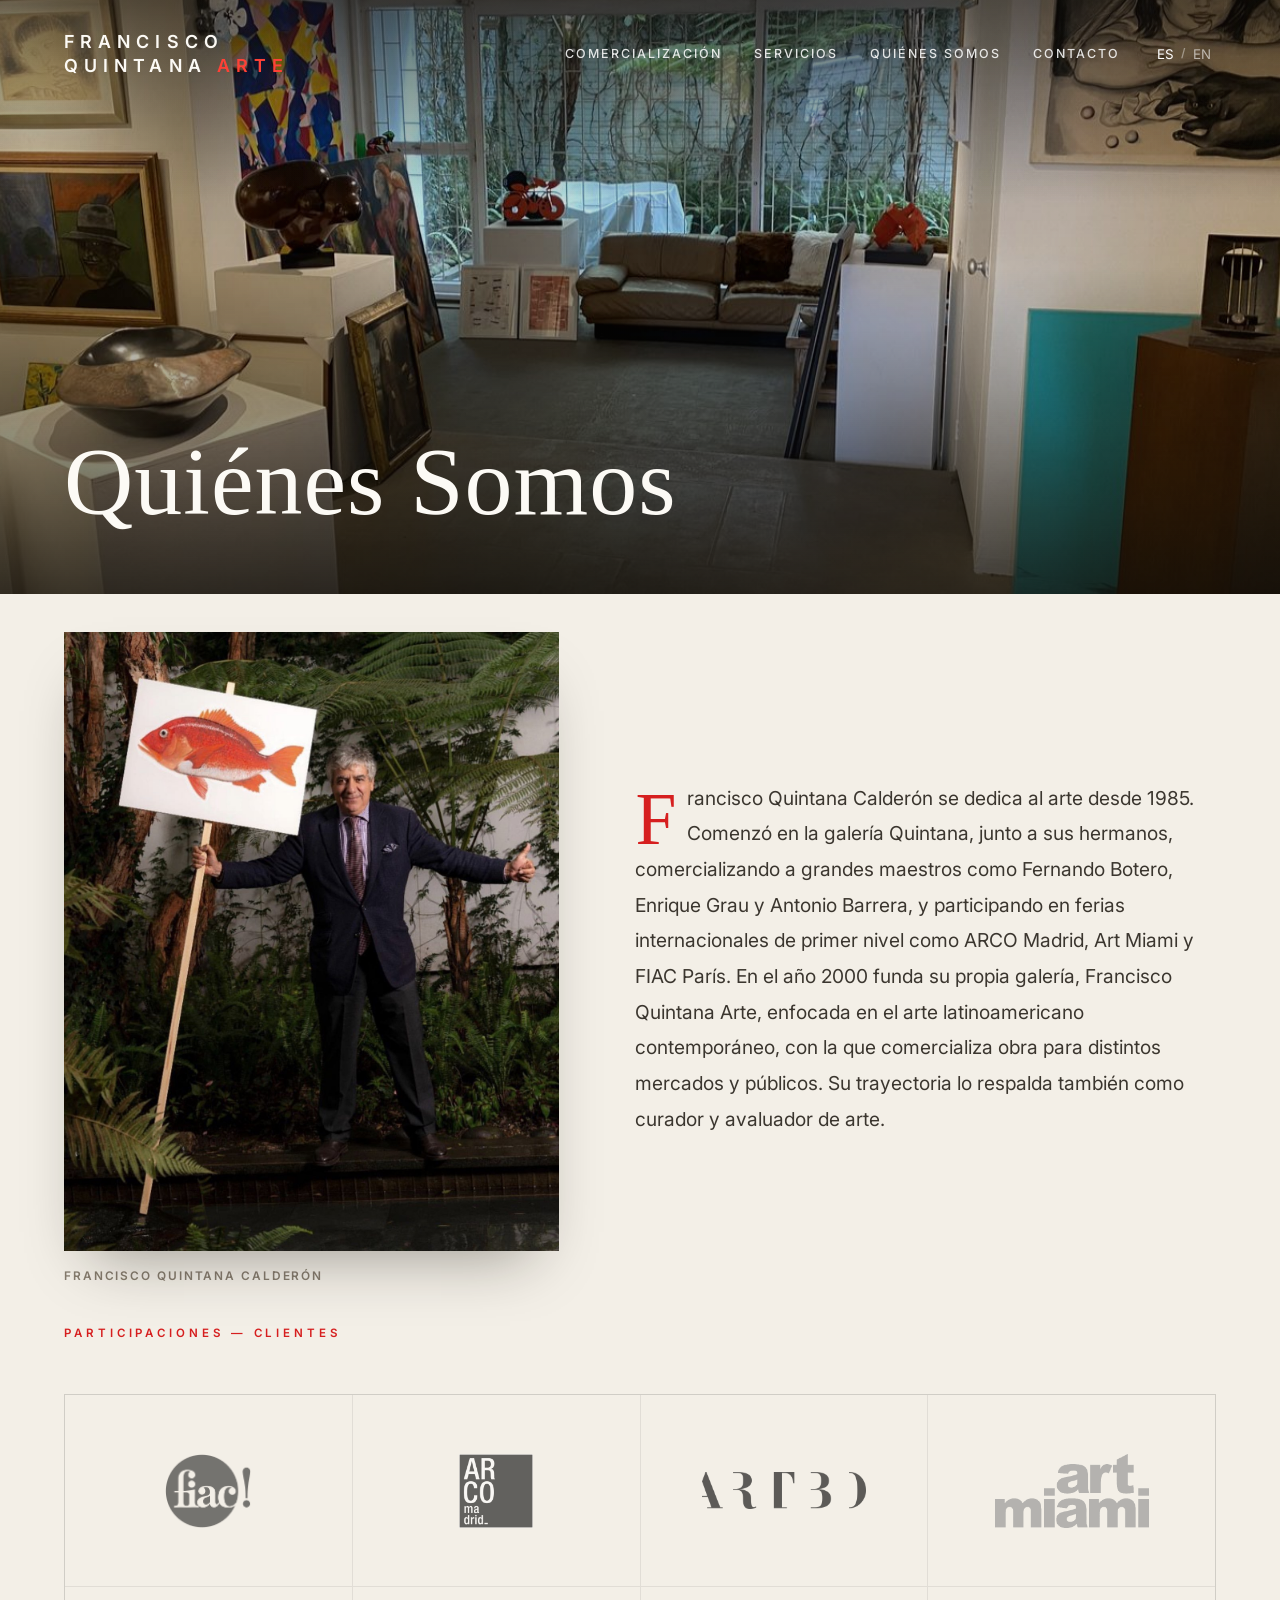
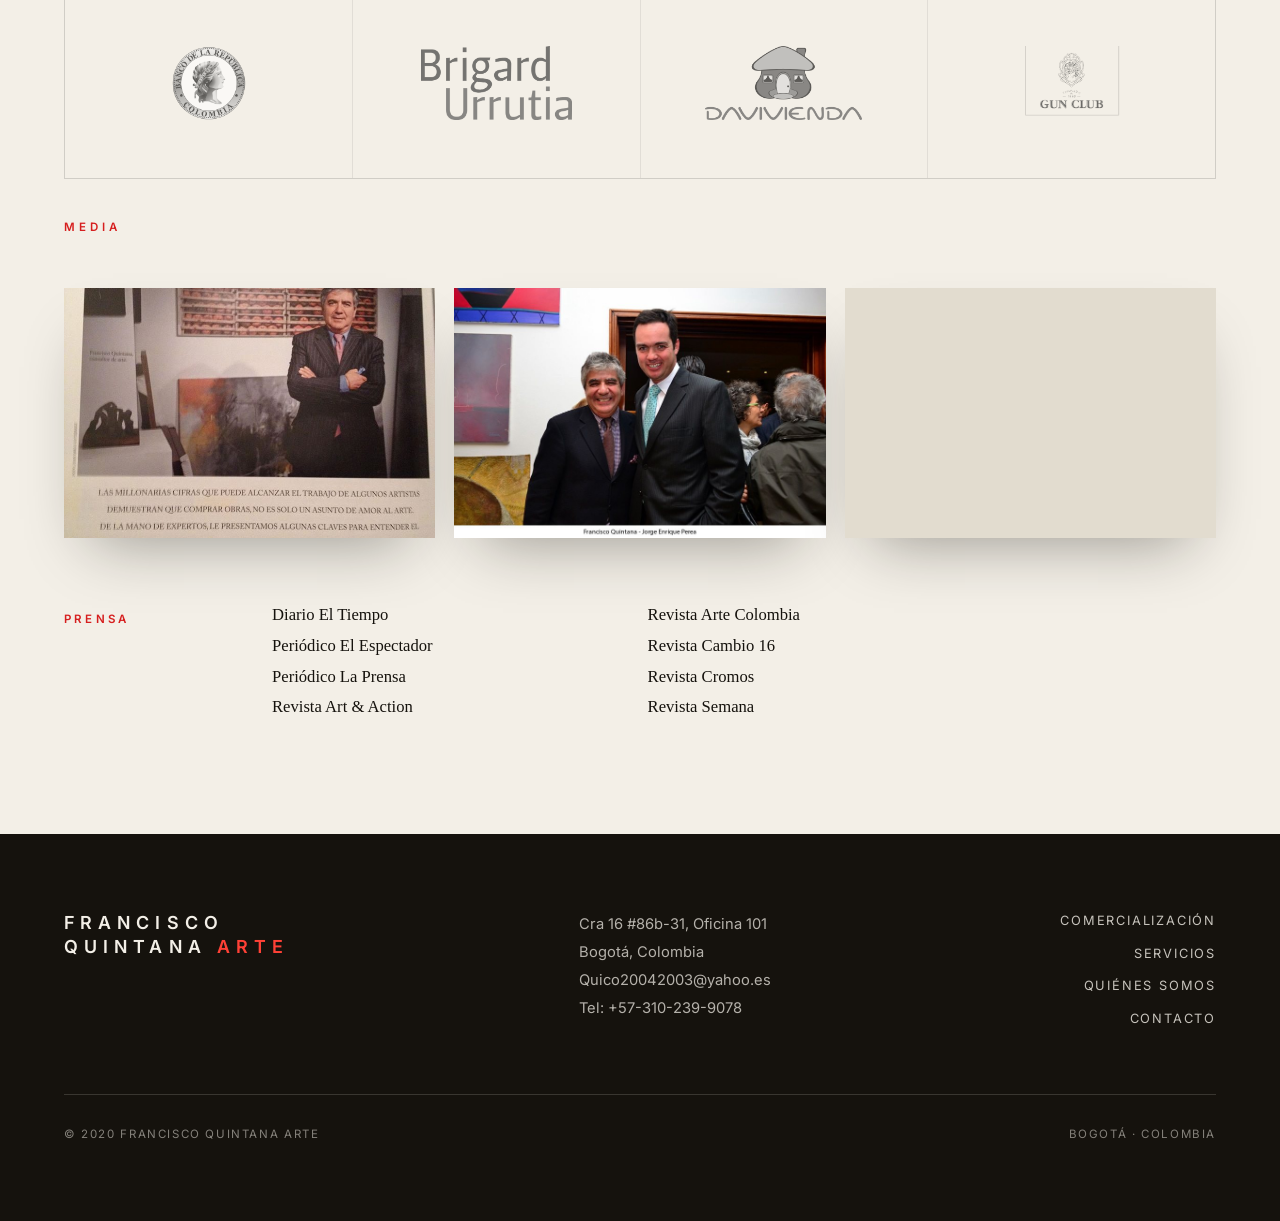
<file: quienes-somos.html>
<!DOCTYPE html>
<html lang="es">
<head>
  <meta charset="utf-8">
  <meta name="viewport" content="width=device-width, initial-scale=1">
  <title>Quiénes Somos | Francisco Quintana Arte</title>
  <meta name="description" content="Francisco Quintana Calderón en el mundo del arte desde 1985. Galería de arte latinoamericano contemporáneo en Bogotá.">
  <meta name="theme-color" content="#15120d">
  <link rel="icon" type="image/svg+xml" href="favicon.svg?v=2">
  <link rel="icon" type="image/png" sizes="32x32" href="favicon-32.png?v=2">
  <link rel="icon" type="image/png" sizes="16x16" href="favicon-16.png?v=2">
  <link rel="apple-touch-icon" href="favicon-180.png?v=2">
  <link rel="preconnect" href="https://fonts.googleapis.com">
  <link rel="preconnect" href="https://fonts.gstatic.com" crossorigin>
  <link href="https://fonts.googleapis.com/css2?family=Inter:wght@200;300;400;500;600;700&display=swap" rel="stylesheet">
  <link rel="stylesheet" href="css/styles.css">
  <link rel="stylesheet" href="css/pages.css">
  <link rel="stylesheet" href="css/visual.css">
</head>
<body>
  <header class="header" id="header">
    <div class="wrap header__bar">
      <a href="index.html" class="brand" aria-label="Francisco Quintana Arte">
        <span class="brand__name">Francisco</span>
        <span class="brand__line2">Quintana <span class="brand__accent">Arte</span></span>
      </a>
      <nav class="nav" id="nav" aria-label="Principal">
        <a class="nav__link" href="comercializacion.html" data-i18n="nav_comercializacion">Comercialización</a>
        <a class="nav__link" href="curadurias-avaluos.html" data-i18n="nav_curadurias">Servicios</a>
        <a class="nav__link" href="quienes-somos.html" data-i18n="nav_quienes">Quiénes Somos</a>
        <a class="nav__link" href="index.html#contact" data-i18n="nav_contacto">Contacto</a>
      </nav>
      <div class="nav__tools">
        <div class="lang" role="group" aria-label="Idioma">
          <button type="button" data-lang="es" class="active">ES</button><span>/</span><button type="button" data-lang="en">EN</button>
        </div>
        <button class="burger" id="burger" aria-label="Menú" aria-expanded="false"><span></span><span></span><span></span></button>
      </div>
    </div>
  </header>
  <main id="top">
    <section class="pagehero">
      <div class="pagehero__bg"><img src="assets/quienes/media1.jpg" alt="Sala de la galería" fetchpriority="high"></div>
      <div class="pagehero__scrim"></div>
      <div class="pagehero__inner">
        
        <h1 class="pagehero__title" data-i18n="q_title">Quiénes Somos</h1>
        
      </div>
    </section>

    <section class="section" style="padding-top:clamp(1.5rem,3vw,2.5rem);padding-bottom:clamp(1.5rem,3vw,2.5rem)">
      <div class="wrap">
        <div class="about">
          <figure class="about__media reveal">
            <div class="frame"><img src="assets/featured.jpg" alt="Francisco Quintana Calderón"></div>
            <figcaption>Francisco Quintana Calderón</figcaption>
          </figure>
          <div class="about__bio reveal" data-d="1">
            <p data-i18n="q_bio">Francisco Quintana Calderón se dedica al arte desde 1985. Comenzó en la galería Quintana, junto a sus hermanos, comercializando a grandes maestros como Fernando Botero, Enrique Grau y Antonio Barrera, y participando en ferias internacionales de primer nivel como ARCO Madrid, Art Miami y FIAC París. En el año 2000 funda su propia galería, Francisco Quintana Arte, enfocada en el arte latinoamericano contemporáneo, con la que comercializa obra para distintos mercados y públicos. Su trayectoria lo respalda también como curador y avaluador de arte.</p>
          </div>
        </div>
      </div>
    </section>

    <section class="section logowall" style="padding-top:0;padding-bottom:clamp(1.5rem,3vw,2.5rem)">
      <div class="wrap">
        <div class="section__title reveal"><span class="overline" data-i18n="cur_clients">Participaciones — Clientes</span></div>
        <div class="logos reveal" data-d="1">
          <div class="logos__cell"><img src="assets/curadurias/fiac.png" alt="Cliente / participación" loading="lazy"></div>
          <div class="logos__cell"><img src="assets/curadurias/cur5.gif" alt="Cliente / participación" loading="lazy"></div>
          <div class="logos__cell"><img src="assets/curadurias/artbo.png" alt="Cliente / participación" loading="lazy"></div>
          <div class="logos__cell"><img src="assets/curadurias/logo6.png" alt="Cliente / participación" loading="lazy"></div>
          <div class="logos__cell"><img src="assets/curadurias/logo3.png" alt="Cliente / participación" loading="lazy"></div>
          <div class="logos__cell"><img src="assets/curadurias/logo4.png" alt="Cliente / participación" loading="lazy"></div>
          <div class="logos__cell"><img src="assets/curadurias/logo1.png" alt="Cliente / participación" loading="lazy"></div>
          <div class="logos__cell"><img src="assets/curadurias/gunclub.png" alt="Cliente / participación" loading="lazy"></div>
        </div>
      </div>
    </section>

    <section class="section" style="padding-top:0;padding-bottom:clamp(1.5rem,3vw,2.5rem)">
      <div class="wrap">
        <div class="section__title reveal"><span class="overline" data-i18n="q_media">Media</span></div>
        <div class="media-row reveal" data-d="1">
          <div class="media-row__item"><img src="assets/quienes/media2.jpg" alt="Prensa / media" loading="lazy"></div>
          <div class="media-row__item"><img src="assets/quienes/media_dl.jpg" alt="Prensa / media" loading="lazy"></div>
          <div class="media-row__item"><iframe src="https://www.youtube.com/embed/XDLIVDfN5bY" title="Video" loading="lazy" allow="accelerometer; autoplay; clipboard-write; encrypted-media; gyroscope; picture-in-picture; web-share" allowfullscreen></iframe></div>
        </div>
      </div>
    </section>

    <section class="section" style="padding-top:clamp(1rem,2vw,1.5rem);padding-bottom:clamp(2rem,4vw,3rem)">
      <div class="wrap">
        <div class="block reveal">
          <div class="block__label" data-i18n="rep_press">Prensa</div>
          <div class="block__body"><ul class="artists__grid artists__grid--bare"><li>Diario El Tiempo</li>
            <li>Periódico El Espectador</li>
            <li>Periódico La Prensa</li>
            <li>Revista Art & Action</li>
            <li>Revista Arte Colombia</li>
            <li>Revista Cambio 16</li>
            <li>Revista Cromos</li>
            <li>Revista Semana</li></ul></div>
        </div>
      </div>
    </section>
  </main>
  <footer class="footer">
    <div class="wrap">
      <div class="footer__top">
        <a href="index.html" class="brand"><span class="brand__name">Francisco</span><span class="brand__line2">Quintana <span class="brand__accent">Arte</span></span></a>
        <p class="footer__addr">Cra 16 #86b-31, Oficina 101<br>Bogotá, Colombia<br>Quico20042003@yahoo.es<br>Tel: +57-310-239-9078</p>
        <nav class="footer__links" aria-label="Footer">
          <a href="comercializacion.html" data-i18n="nav_comercializacion">Comercialización</a>
          <a href="curadurias-avaluos.html" data-i18n="nav_curadurias">Servicios</a>
          <a href="quienes-somos.html" data-i18n="nav_quienes">Quiénes Somos</a>
          <a href="index.html#contact" data-i18n="nav_contacto">Contacto</a>
        </nav>
      </div>
      <div class="footer__bottom">
        <span data-i18n="foot_copy">© 2020 Francisco Quintana Arte</span>
        <span>Bogotá · Colombia</span>
      </div>
    </div>
  </footer>
  <script src="js/main.js"></script>
</body>
</html>
</file>
<file: css/styles.css>
/* =====================================================================
   Francisco Quintana Arte — gallery design system (v2)
   Warm paper · near-black ink · muted terracotta accent
   Cormorant Garamond (display) + Inter (UI)
   ===================================================================== */

:root{
  --paper:#f3efe7;
  --paper-2:#eae4d9;
  --paper-3:#e2dccf;
  --ink:#15120d;
  --ink-soft:#3b362f;
  --muted:#867c6e;
  --line:rgba(21,18,13,.15);
  --line-soft:rgba(21,18,13,.08);
  --accent:#d61f1f;
  --accent-deep:#b01818;
  --white:#fcfaf5;

  --serif:"Cormorant Garamond",Georgia,"Times New Roman",serif;
  --sans:"Inter",-apple-system,BlinkMacSystemFont,"Segoe UI",Helvetica,Arial,sans-serif;

  --maxw:1340px;
  --gutter:clamp(1.25rem,5vw,5.5rem);
  --ease:cubic-bezier(.22,.61,.36,1);
  --shadow:0 30px 60px -28px rgba(21,18,13,.42);
}

*,*::before,*::after{box-sizing:border-box;margin:0;padding:0}
html{scroll-behavior:smooth;-webkit-text-size-adjust:100%}
body{
  font-family:var(--sans);background:var(--paper);color:var(--ink);
  line-height:1.62;font-weight:400;-webkit-font-smoothing:antialiased;
  text-rendering:optimizeLegibility;overflow-x:hidden;
}
img{display:block;max-width:100%;height:auto}
a{color:inherit;text-decoration:none}
button{font-family:inherit;cursor:pointer;border:none;background:none;color:inherit}
::selection{background:var(--accent);color:var(--white)}

/* refined scrollbar */
*{scrollbar-width:thin;scrollbar-color:var(--accent) transparent}
::-webkit-scrollbar{width:10px;height:10px}
::-webkit-scrollbar-thumb{background:rgba(21,18,13,.28);border:3px solid var(--paper);border-radius:10px}

/* ---- layout ---- */
.wrap{width:100%;max-width:var(--maxw);margin-inline:auto;padding-inline:var(--gutter)}
.section{padding-block:clamp(4.5rem,11vw,10rem)}
.serif{font-family:var(--serif)}

.overline{
  font-size:.72rem;letter-spacing:.34em;text-transform:uppercase;
  font-weight:600;color:var(--accent);
}

h1,h2,h3{font-family:var(--serif);font-weight:400;line-height:1.03;letter-spacing:.005em}
.h-display{font-size:clamp(3rem,9vw,7.5rem);font-weight:300}
.h-xl{font-size:clamp(2.3rem,5.6vw,4.4rem);font-weight:300}
.h-lg{font-size:clamp(1.8rem,3.6vw,2.9rem);font-weight:400}

/* section header */
.shead{margin-bottom:clamp(2.5rem,5vw,4.5rem)}
.shead__top{display:flex;align-items:baseline;gap:1rem;margin-bottom:1.2rem}
.shead__idx{font-family:var(--serif);font-size:1rem;color:var(--muted)}
.shead__title{font-size:clamp(1.9rem,4.2vw,3.2rem);font-weight:300;max-width:18ch}

/* arrow link */
.link-arrow{
  display:inline-flex;align-items:center;gap:.65em;
  font-size:.76rem;letter-spacing:.24em;text-transform:uppercase;font-weight:600;
  color:var(--ink);padding-bottom:.4em;position:relative;
}
.link-arrow .arw{transition:transform .45s var(--ease)}
.link-arrow::after{
  content:"";position:absolute;left:0;bottom:0;height:1px;width:100%;
  background:currentColor;transform:scaleX(0);transform-origin:left;
  transition:transform .5s var(--ease);opacity:.55;
}
.link-arrow:hover{color:var(--accent)}
.link-arrow:hover::after{transform:scaleX(1)}
.link-arrow:hover .arw{transform:translateX(.5em)}

/* buttons */
.btn{
  justify-self:start;display:inline-flex;align-items:center;gap:.9em;
  background:var(--ink);color:var(--paper);
  padding:1.1em 2.7em;font-size:.74rem;letter-spacing:.26em;text-transform:uppercase;font-weight:600;
  transition:background .4s var(--ease),transform .4s var(--ease);
}
.btn:hover{background:var(--accent);transform:translateY(-2px)}

/* image frame */
.frame{position:relative;overflow:hidden;background:var(--paper-3);box-shadow:var(--shadow)}
.frame img{width:100%;height:100%;object-fit:cover;transition:transform 1.3s var(--ease)}
.frame:hover img{transform:scale(1.04)}

/* =====================================================================
   HEADER
   ===================================================================== */
.header{
  position:fixed;inset:0 0 auto 0;z-index:100;
  transition:background .5s var(--ease),box-shadow .5s var(--ease),border-color .5s var(--ease);
  border-bottom:1px solid transparent;
}
.header.scrolled{
  background:rgba(243,239,231,.86);
  backdrop-filter:saturate(150%) blur(16px);-webkit-backdrop-filter:saturate(150%) blur(16px);
  border-bottom-color:var(--line);
}
.header__bar{display:flex;align-items:center;justify-content:space-between;
  height:clamp(76px,9vw,108px);transition:height .5s var(--ease)}
.header.scrolled .header__bar{height:clamp(64px,7vw,80px)}

/* light header while transparent over a hero image */
.header:not(.scrolled) .brand__name,
.header:not(.scrolled) .brand__line2{color:var(--white)}
.header:not(.scrolled) .brand__accent{color:#ff4136}
.header:not(.scrolled) .nav__link{color:rgba(255,255,255,.85)}
.header:not(.scrolled) .nav__link:hover{color:#fff}
.header:not(.scrolled) .lang button{color:rgba(255,255,255,.6)}
.header:not(.scrolled) .lang button.active{color:#fff}
.header:not(.scrolled) .lang span{color:rgba(255,255,255,.4)}
.header:not(.scrolled) .burger span{background:#fff}
/* mobile menu open: dark text on paper overlay */
body.menu-open .nav__link{color:var(--ink-soft)}
body.menu-open .burger span{background:var(--ink)}

.brand{display:block;line-height:1.15}
.brand__name,.brand__line2{display:block;font-size:clamp(.95rem,1.4vw,1.14rem);letter-spacing:.34em;
  text-transform:uppercase;font-weight:600;line-height:1.32}
.brand__accent{color:#d61f1f}

.nav{display:flex;align-items:center;gap:clamp(1.4rem,2.5vw,2.7rem);margin-left:auto}
.nav__link{font-size:.78rem;letter-spacing:.16em;text-transform:uppercase;font-weight:500;white-space:nowrap;
  color:var(--ink-soft);position:relative;padding:.4em 0;transition:color .35s var(--ease)}
.nav__link::after{content:"";position:absolute;left:0;bottom:0;height:1px;width:100%;
  background:var(--accent);transform:scaleX(0);transform-origin:left;transition:transform .4s var(--ease)}
.nav__link:hover{color:var(--ink)}
.nav__link:hover::after{transform:scaleX(1)}

.nav__tools{display:flex;align-items:center;gap:1.4rem;margin-left:2rem}
.lang{display:flex;align-items:center;gap:.15rem;font-size:.74rem;letter-spacing:.12em;font-weight:600}
.lang button{padding:.2em .35em;color:var(--muted);transition:color .3s var(--ease)}
.lang button.active{color:var(--ink)}
.lang span{color:var(--line)}

.burger{display:none;width:30px;height:16px;position:relative}
.burger span{position:absolute;left:0;height:1.5px;width:100%;background:var(--ink);transition:.4s var(--ease)}
.burger span:nth-child(1){top:0}.burger span:nth-child(2){top:50%;transform:translateY(-50%)}.burger span:nth-child(3){bottom:0}
body.menu-open .burger span:nth-child(1){top:50%;transform:translateY(-50%) rotate(45deg)}
body.menu-open .burger span:nth-child(2){opacity:0}
body.menu-open .burger span:nth-child(3){bottom:50%;transform:translateY(50%) rotate(-45deg)}

/* =====================================================================
   HERO
   ===================================================================== */
.hero{position:relative;height:100svh;min-height:620px;width:100%;overflow:hidden}
.hero__slides{position:absolute;inset:0}
.hero__img{position:absolute;inset:0;width:100%;height:100%;object-fit:cover;object-position:center;
  opacity:0;transition:opacity 1.8s var(--ease)}
.hero__img.active{opacity:1}
.hero__img.active{animation:kenburns 16s ease-out forwards}
@keyframes kenburns{from{transform:scale(1.001)}to{transform:scale(1.09)}}

.hero__scrim{position:absolute;inset:0;z-index:2;
  background:linear-gradient(180deg,rgba(18,15,11,.30) 0%,rgba(18,15,11,0) 24%,rgba(18,15,11,0) 52%,rgba(18,15,11,.66) 100%)}
.hero__inner{position:absolute;inset:auto 0 0 0;z-index:3;
  padding:0 var(--gutter) clamp(3.2rem,8vw,6.5rem);width:100%;max-width:var(--maxw);margin-inline:auto}
.hero__eyebrow{color:var(--white);opacity:.92;margin-bottom:1.3rem;
  font-size:.74rem;letter-spacing:.42em;text-transform:uppercase;font-weight:600;
  display:flex;align-items:center;gap:1.1rem}
.hero__eyebrow::before{content:"";width:48px;height:1px;background:rgba(255,255,255,.7)}
.hero__title{color:var(--white);font-size:clamp(3.2rem,11vw,9.5rem);font-weight:300;letter-spacing:.005em;line-height:.98}
.hero__sub{color:rgba(255,255,255,.9);margin-top:.5rem;
  font-size:clamp(1rem,2.1vw,1.6rem);letter-spacing:.44em;text-transform:uppercase;font-weight:400}

.hero__dots{position:absolute;right:var(--gutter);bottom:2rem;z-index:4;display:flex;gap:.7rem}
.hero__dots button{width:32px;height:2px;background:rgba(255,255,255,.4);transition:background .4s var(--ease)}
.hero__dots button.active{background:var(--white)}

.scrollcue{position:absolute;left:50%;bottom:1.8rem;transform:translateX(-50%);z-index:4}
.scrollcue .bar{display:block;width:1px;height:48px;
  background:linear-gradient(rgba(255,255,255,.85),rgba(255,255,255,0));animation:cue 2.4s var(--ease) infinite}
@keyframes cue{0%{transform:scaleY(0);transform-origin:top}45%{transform:scaleY(1);transform-origin:top}
  55%{transform:scaleY(1);transform-origin:bottom}100%{transform:scaleY(0);transform-origin:bottom}}

/* =====================================================================
   CONTACT
   ===================================================================== */
.contact{background:var(--paper-2);padding-top:clamp(1.5rem,3vw,2.5rem);padding-bottom:clamp(1.5rem,3vw,2.5rem)}
.contact__head{text-align:center;margin-bottom:clamp(1.5rem,3vw,2.5rem)}
.contact__head .overline{display:block;margin-bottom:1.4rem}
.contact__grid{display:grid;grid-template-columns:.85fr 1.15fr;gap:clamp(2.5rem,6vw,6rem);align-items:start}

.info__row{padding:1.6rem 0;border-top:1px solid var(--line)}
.info__cols{display:flex;justify-content:space-between;gap:2.5rem;align-items:flex-start}
.info__cols .info__row{border-bottom:1px solid var(--line)}
.info__cols .info__row:last-child{text-align:right}
@media(max-width:560px){.info__cols{flex-direction:column;gap:0}.info__cols .info__row:last-child{text-align:left}}
.info__row:last-of-type{border-bottom:1px solid var(--line)}
.info__label{font-size:.68rem;letter-spacing:.28em;text-transform:uppercase;color:var(--muted);font-weight:600;margin-bottom:.6rem}
.info__val{font-family:var(--serif);font-size:clamp(1.2rem,1.9vw,1.55rem);font-weight:400;line-height:1.35}
.info__val a:hover{color:var(--accent)}
.socials{display:flex;gap:1.4rem;margin-top:2.1rem}
.socials a{display:inline-flex;align-items:center;gap:.5em;font-size:.72rem;letter-spacing:.2em;text-transform:uppercase;font-weight:600;
  color:var(--ink-soft);border-bottom:1px solid var(--line);padding-bottom:.3em;transition:.3s var(--ease)}
.socials svg{flex:none}
.socials a:hover{color:var(--accent);border-color:var(--accent)}

.form{display:grid;gap:2rem}
.form__row{display:grid;grid-template-columns:1fr 1fr;gap:2rem}
.field{position:relative}
.field label{position:absolute;left:0;top:.7rem;color:var(--muted);font-size:.96rem;pointer-events:none;transition:.3s var(--ease)}
.field input,.field textarea{width:100%;background:transparent;border:none;border-bottom:1px solid var(--line);
  padding:.7rem 0;font-family:var(--sans);font-size:1rem;color:var(--ink);transition:border-color .35s var(--ease)}
.field textarea{resize:vertical;min-height:48px}
.field input:focus,.field textarea:focus{outline:none;border-bottom-color:var(--accent)}
.field input:focus~label,.field textarea:focus~label,
.field input:not(:placeholder-shown)~label,.field textarea:not(:placeholder-shown)~label{
  top:-.85rem;font-size:.64rem;letter-spacing:.22em;text-transform:uppercase;color:var(--accent)}
.field input::placeholder,.field textarea::placeholder{color:transparent}
.form__note{font-size:.82rem;color:var(--muted)}

.map{margin:0 0 2rem 0;border:1px solid var(--line);overflow:hidden;box-shadow:var(--shadow)}
.map iframe{display:block;width:100%;height:clamp(210px,28vw,300px);border:0;filter:grayscale(1) contrast(.92);transition:filter .6s var(--ease)}
.map:hover iframe{filter:grayscale(0) contrast(1)}

/* =====================================================================
   FOOTER
   ===================================================================== */
.footer{background:var(--ink);color:var(--paper);padding-block:clamp(3.8rem,6vw,5.5rem)}
.footer__top{display:flex;justify-content:space-between;align-items:flex-start;gap:2.5rem;flex-wrap:wrap}
.footer .brand__name,.footer .brand__line2{color:var(--paper)}
.footer .brand__accent{color:#ff4136}
.footer__addr{color:rgba(243,239,231,.72);font-size:.92rem;line-height:1.9;max-width:32ch}
.footer__links{display:flex;flex-direction:column;gap:.75rem;text-align:right}
.footer__links a{font-size:.8rem;letter-spacing:.14em;text-transform:uppercase;color:rgba(243,239,231,.8);transition:color .3s var(--ease)}
.footer__links a:hover{color:#ff4136}
.footer__bottom{margin-top:clamp(2.6rem,5vw,4rem);padding-top:1.9rem;border-top:1px solid rgba(243,239,231,.16);
  display:flex;justify-content:space-between;gap:1rem;flex-wrap:wrap;
  font-size:.72rem;letter-spacing:.14em;color:rgba(243,239,231,.5);text-transform:uppercase}

/* =====================================================================
   REVEAL
   ===================================================================== */
.reveal{opacity:0;transform:translateY(30px);transition:opacity 1s var(--ease),transform 1s var(--ease)}
.reveal.in{opacity:1;transform:none}
.reveal[data-d="1"]{transition-delay:.1s}.reveal[data-d="2"]{transition-delay:.2s}
.reveal[data-d="3"]{transition-delay:.3s}.reveal[data-d="4"]{transition-delay:.4s}
@media (prefers-reduced-motion:reduce){
  .reveal{opacity:1;transform:none;transition:none}
  *{scroll-behavior:auto!important}
  .hero__img.active{animation:none}.scrollcue .bar{animation:none}
}

/* =====================================================================
   RESPONSIVE
   ===================================================================== */
@media (max-width:980px){
  .contact__grid{grid-template-columns:1fr}
}
@media (max-width:760px){
  .nav{position:fixed;inset:0;background:var(--paper);flex-direction:column;justify-content:center;gap:2.2rem;
    transform:translateY(-100%);opacity:0;pointer-events:none;
    transition:transform .6s var(--ease),opacity .4s var(--ease)}
  body.menu-open .nav{transform:none;opacity:1;pointer-events:auto}
  .nav__link{font-size:1.05rem;letter-spacing:.18em}
  .nav__tools{position:fixed;top:0;right:var(--gutter);height:clamp(76px,9vw,108px);margin:0;z-index:101}
  .burger{display:block;z-index:101}
  .form__row{grid-template-columns:1fr}
  .footer__top{flex-direction:column}.footer__links{text-align:left}
}
</file>
<file: css/pages.css>
/* =====================================================================
   Francisco Quintana Arte — page components (v2)
   loads after styles.css
   ===================================================================== */

/* small white spacer between hero and first section (home) */
.spacer{background:var(--paper);height:clamp(2.5rem,6vw,5rem)}

/* ---------- INTRO STRIP (home) ---------- */
.introbar{background:var(--paper);border-bottom:1px solid var(--line-soft)}
.introbar__grid{display:grid;grid-template-columns:auto 1fr;gap:clamp(2rem,6vw,6rem);align-items:center;
  padding-block:clamp(3rem,6vw,5.5rem)}
.introbar .overline{display:block;margin-bottom:1rem}
.introbar__statement{font-family:var(--serif);font-weight:300;
  font-size:clamp(1.7rem,3.6vw,3rem);line-height:1.18;max-width:24ch}
.introbar__statement em{font-style:italic;color:var(--accent)}
.introbar__meta{color:var(--muted);font-size:.82rem;letter-spacing:.18em;text-transform:uppercase;font-weight:600;
  white-space:nowrap}

/* ---------- SERVICE CARDS WITH IMAGE (home) ---------- */
.svc{background:var(--paper-2)}
.svc-cards{display:grid;grid-template-columns:repeat(3,1fr);gap:clamp(1.5rem,2.5vw,2.6rem)}
.svc-card{display:flex;flex-direction:column;background:var(--paper);border:1px solid var(--line-soft);
  transition:transform .55s var(--ease),box-shadow .55s var(--ease)}
.svc-card:hover{transform:translateY(-6px);box-shadow:var(--shadow)}
.svc-card__media{position:relative;overflow:hidden;aspect-ratio:5/4;background:var(--paper-3)}
.svc-card__media img{width:100%;height:100%;object-fit:cover;transition:transform 1.3s var(--ease)}
.svc-card:hover .svc-card__media img{transform:scale(1.06)}
.svc-card__idx{position:absolute;top:1rem;left:1.2rem;z-index:2;color:var(--white);
  font-family:var(--serif);font-size:1.05rem;letter-spacing:.1em;text-shadow:0 1px 8px rgba(0,0,0,.4)}
.svc-card__body{padding:clamp(1.8rem,2.5vw,2.6rem);display:flex;flex-direction:column;flex:1}
.svc-card__title{font-size:clamp(1.5rem,2.2vw,1.95rem);font-weight:400;margin-bottom:1rem;line-height:1.1}
.svc-card__text{color:var(--ink-soft);font-size:.97rem;line-height:1.7;margin-bottom:1.8rem;flex:1}

/* ---------- PAGE HEAD (inner pages) ---------- */
.pagehead{padding-top:clamp(8.5rem,15vw,13rem);padding-bottom:clamp(2.8rem,5vw,4.5rem);
  border-bottom:1px solid var(--line)}
.pagehead .overline{display:block;margin-bottom:1.2rem}
.pagehead__title{font-size:clamp(2.6rem,8vw,5.6rem);font-weight:300;letter-spacing:.01em}
.pagehead__lead{margin-top:1.8rem;max-width:62ch;color:var(--ink-soft);
  font-size:clamp(1.08rem,1.7vw,1.3rem);line-height:1.72}
.pagehead__lead a{color:var(--accent);border-bottom:1px solid var(--line);transition:.3s var(--ease)}
.pagehead__lead a:hover{border-color:var(--accent)}

/* ---------- PROSE BLOCKS (curatorships / appraisals) ---------- */
.block{display:grid;grid-template-columns:minmax(0,9rem) 1fr;gap:clamp(1.5rem,5vw,5rem);
  padding-block:clamp(2.8rem,5vw,4.2rem);border-top:1px solid var(--line);align-items:start}
.block:first-of-type{border-top:none;padding-top:0}
.block__index{font-family:var(--serif);font-size:2.4rem;font-weight:300;color:var(--accent);line-height:1}
.block__label{font-size:.72rem;letter-spacing:.28em;text-transform:uppercase;color:var(--accent);font-weight:600;margin-top:.6rem}
.block__body h2{font-size:clamp(1.7rem,3.2vw,2.5rem);font-weight:400;margin-bottom:1.2rem}
.block__body p{color:var(--ink-soft);font-size:1.06rem;line-height:1.85;max-width:64ch}

/* ---------- SERVICE ROWS (servicios: alternating image + text) ---------- */
.svc-rows{display:flex;flex-direction:column;gap:clamp(2.5rem,5vw,4.5rem)}
.svc-row{display:grid;grid-template-columns:1fr 1fr;gap:clamp(2rem,5vw,4.5rem);align-items:center}
.svc-row__media .frame{aspect-ratio:4/3}
.svc-row--flip .svc-row__media{order:2}
.svc-row__body .block__index{display:block;font-family:var(--serif);font-size:2.2rem;font-weight:300;color:var(--accent);line-height:1;margin-bottom:.7rem}
.svc-row__body h2{font-size:clamp(1.7rem,3vw,2.4rem);font-weight:400;margin-bottom:1rem}
.svc-row__body p{color:var(--ink-soft);font-size:1.04rem;line-height:1.8;max-width:46ch}
@media(max-width:820px){.svc-row{grid-template-columns:1fr;gap:1.4rem}.svc-row__media{order:-1!important}}

/* ---------- ABOUT SPLIT (quiénes somos) ---------- */
.about{display:grid;grid-template-columns:.92fr 1.08fr;gap:clamp(2.5rem,6vw,6rem);align-items:center}
.about__media{position:relative}
.about__media .frame{aspect-ratio:4/5}
.about__media figcaption{margin-top:1rem;font-size:.74rem;letter-spacing:.16em;text-transform:uppercase;color:var(--muted);font-weight:600}
.about__bio{color:var(--ink-soft);font-size:clamp(1.05rem,1.5vw,1.22rem);line-height:1.86}
.about__bio .overline{display:block;margin-bottom:1.6rem}
.about__bio p::first-letter{font-family:var(--serif);float:left;font-size:4.6rem;line-height:.74;
  padding:.16em .14em 0 0;color:var(--accent);font-weight:400}

/* ---------- ARTISTS WALL (commercialization / representation) ---------- */
.artists__grid{columns:2;column-gap:clamp(2rem,4vw,4rem);max-width:700px}
.artists__grid a{transition:color .25s var(--ease)}
.artists__grid a:hover{color:var(--accent)}
.com-intro{display:grid;grid-template-columns:1.15fr .85fr;gap:clamp(2rem,5vw,5rem);align-items:start}
.com-intro__media{margin-top:clamp(1.5rem,4vw,3rem)}
@media(max-width:820px){.com-intro{grid-template-columns:1fr;gap:2rem}.com-intro__media{order:-1;margin-top:0}}
.artists__grid li{break-inside:avoid;list-style:none;padding:.28rem 0;
  font-family:var(--serif);font-size:clamp(1.1rem,1.5vw,1.4rem);line-height:1.3;
  color:var(--ink)}
.artists__more{margin-top:2.6rem;font-style:italic;color:var(--muted);font-family:var(--serif);font-size:1.2rem}
.artists__grid--bare{columns:2;border-top:none;padding-top:0}
.artists__grid--bare li{font-size:clamp(1rem,1.3vw,1.2rem);border-bottom-color:var(--line-soft)}

/* ---------- IMAGE GALLERIES ---------- */
.gallery{display:grid;gap:clamp(1rem,1.6vw,1.5rem)}
.gallery--3{grid-template-columns:repeat(3,1fr)}
.gallery--4{grid-template-columns:repeat(4,1fr)}
.gallery--feature{grid-template-columns:repeat(6,1fr)}
.gallery__item{position:relative;overflow:hidden;background:var(--paper-3);aspect-ratio:4/3;box-shadow:var(--shadow)}
.gallery__item img{width:100%;height:100%;object-fit:cover;transition:transform 1.2s var(--ease)}
.gallery__item:hover img{transform:scale(1.05)}
.gallery--feature .span2{grid-column:span 2}.gallery--feature .span3{grid-column:span 3}
.gallery--feature .span4{grid-column:span 4}.gallery--feature .tall{aspect-ratio:3/4}
.gallery__item--portrait{aspect-ratio:3/4}

/* ---------- MEDIA ROW (quiénes somos: photos + video, equal height) ---------- */
.media-row{display:grid;grid-template-columns:repeat(3,1fr);gap:clamp(.8rem,1.5vw,1.4rem)}
.media-row__item{height:clamp(170px,20vw,250px);overflow:hidden;background:var(--paper-3);box-shadow:var(--shadow)}
.media-row__item img,.media-row__item iframe{width:100%;height:100%;object-fit:cover;border:0;display:block}
@media(max-width:760px){.media-row{grid-template-columns:1fr}.media-row__item{height:clamp(200px,56vw,300px)}}

/* hero artwork feature (commercialization) */
.spotlight{display:grid;grid-template-columns:1.1fr .9fr;gap:clamp(2rem,5vw,5rem);align-items:center}
.spotlight .frame{aspect-ratio:3/2}
.spotlight__cap .overline{display:block;margin-bottom:1rem}
.spotlight__cap p{color:var(--ink-soft);font-size:1.05rem;line-height:1.8;max-width:40ch}

/* ---------- LOGO WALL (clients) ---------- */
.logowall{background:var(--paper)}
.logos{display:grid;grid-template-columns:repeat(4,1fr);gap:1px;background:var(--line-soft);
  border:1px solid var(--line-soft)}
.logos__cell{background:var(--paper);display:flex;align-items:center;justify-content:center;
  padding:clamp(1.8rem,3vw,3rem);aspect-ratio:3/2;transition:background .4s var(--ease)}
.logos__cell:hover{background:var(--paper-2)}
.logos__cell img{max-height:74px;max-width:78%;width:auto;object-fit:contain;
  filter:grayscale(1);opacity:.62;transition:filter .5s var(--ease),opacity .5s var(--ease)}
.logos__cell:hover img{filter:grayscale(0);opacity:1}

/* section title (overline + heading) */
.section__title{margin-bottom:clamp(2.2rem,4vw,3.2rem)}
.section__title:has(+ .artists__grid){margin-bottom:clamp(.5rem,1.5vw,1rem)}
.section__title .overline{display:block;margin-bottom:.9rem}
.section__title h2{font-size:clamp(1.9rem,4vw,3rem);font-weight:300}

/* =====================================================================
   RESPONSIVE
   ===================================================================== */
@media (max-width:980px){
  .svc-cards{grid-template-columns:1fr;max-width:520px;margin-inline:auto}
  .about{grid-template-columns:1fr;gap:2.5rem}
  .about__media .frame{aspect-ratio:4/3}
  .spotlight{grid-template-columns:1fr}
  .gallery--feature .span2,.gallery--feature .span3,.gallery--feature .span4{grid-column:span 3}
}
@media (max-width:900px){
  .artists__grid{columns:2}
  .block{grid-template-columns:1fr;gap:1rem}
  .gallery--3,.gallery--4{grid-template-columns:repeat(2,1fr)}
  .logos{grid-template-columns:repeat(3,1fr)}
  .introbar__grid{grid-template-columns:1fr;gap:1.6rem}
  .introbar__meta{white-space:normal}
}
@media (max-width:560px){
  .artists__grid{columns:1}
  .gallery--feature{grid-template-columns:1fr}
  .gallery--feature .span2,.gallery--feature .span3,.gallery--feature .span4{grid-column:span 1}
  .logos{grid-template-columns:repeat(2,1fr)}
}
</file>
<file: css/visual.css>
/* =====================================================================
   Francisco Quintana Arte — immersive / image-forward components (v3)
   loads after styles.css + pages.css
   ===================================================================== */

/* keep header text legible: top darkening on every hero image */
.hero__scrim::before,.panel__scrim::before,.pagehero__scrim::before{
  content:"";position:absolute;inset:0 0 auto 0;height:34%;
  background:linear-gradient(180deg,rgba(13,11,8,.5),rgba(13,11,8,0))}

/* =====================================================================
   FULL-BLEED SERVICE PANELS (home)
   ===================================================================== */
.panel{position:relative;min-height:92vh;display:flex;align-items:flex-end;overflow:hidden;color:var(--white)}
.panel__bg{position:absolute;inset:0;z-index:0}
.panel__bg img{width:100%;height:100%;object-fit:cover;will-change:transform;
  animation:kenburns 22s ease-out both}
.panel:nth-child(even) .panel__bg img{animation-direction:alternate-reverse}
.panel__scrim{position:absolute;inset:0;z-index:1;
  background:linear-gradient(90deg,rgba(13,11,8,.82) 0%,rgba(13,11,8,.42) 40%,rgba(13,11,8,0) 72%),
             linear-gradient(0deg,rgba(13,11,8,.55),rgba(13,11,8,0) 48%)}
.panel--right .panel__scrim{
  background:linear-gradient(270deg,rgba(13,11,8,.82) 0%,rgba(13,11,8,.42) 40%,rgba(13,11,8,0) 72%),
             linear-gradient(0deg,rgba(13,11,8,.55),rgba(13,11,8,0) 48%)}
.panel__inner{position:relative;z-index:2;width:100%;max-width:var(--maxw);margin-inline:auto;
  padding:0 var(--gutter) clamp(3rem,7vw,6.5rem)}
.panel__content{max-width:42ch}
.panel--right .panel__content{margin-left:auto;text-align:right}
.panel--right .panel__content .link-arrow{justify-content:flex-end}
.panel__num{display:block;font-family:var(--serif);font-size:1rem;letter-spacing:.25em;opacity:.75;margin-bottom:.8rem}
.panel__kicker{display:block;font-size:.74rem;letter-spacing:.34em;text-transform:uppercase;
  font-weight:600;color:#ff4136;margin-bottom:1rem}
.panel__title{font-family:var(--serif);font-weight:300;line-height:1.04;
  font-size:clamp(2.2rem,5vw,4.4rem);margin-bottom:1.3rem;letter-spacing:.01em}
.panel__text{color:rgba(255,255,255,.86);font-size:clamp(1rem,1.4vw,1.12rem);line-height:1.74;margin-bottom:2rem}
.panel .link-arrow{color:var(--white)}
.panel .link-arrow:hover{color:#ff4136}
.panel:hover .panel__bg img{animation-play-state:paused}

/* =====================================================================
   PAGE HERO (inner pages — big image banner)
   ===================================================================== */
.pagehero{position:relative;height:66vh;min-height:480px;display:flex;align-items:flex-end;
  overflow:hidden;color:var(--white)}
.pagehero__bg{position:absolute;inset:0;z-index:0}
.pagehero__bg img{width:100%;height:100%;object-fit:cover;animation:kenburns 20s ease-out both}
.pagehero__scrim{position:absolute;inset:0;z-index:1;
  background:linear-gradient(0deg,rgba(13,11,8,.78) 0%,rgba(13,11,8,.12) 55%,rgba(13,11,8,.2) 100%)}
.pagehero__inner{position:relative;z-index:2;width:100%;max-width:var(--maxw);margin-inline:auto;
  padding:0 var(--gutter) clamp(2.6rem,5vw,4.2rem)}
.pagehero .overline{color:#ff4136;display:block;margin-bottom:1rem}
.pagehero__title{font-family:var(--serif);font-weight:300;color:var(--white);
  font-size:clamp(2.8rem,8vw,6rem);line-height:1;letter-spacing:.01em}
.pagehero__lead{margin-top:1.4rem;max-width:60ch;color:rgba(255,255,255,.88);
  font-size:clamp(1.05rem,1.6vw,1.28rem);line-height:1.7}
.pagehero__lead a{color:#ff4136;border-bottom:1px solid rgba(255,65,54,.5)}

/* =====================================================================
   BIGGER, MORE DYNAMIC GALLERIES
   ===================================================================== */
/* full-bleed band breaking out of .wrap */
.bleed{width:100vw;margin-left:50%;transform:translateX(-50%)}
.mosaic{display:grid;gap:clamp(.6rem,1vw,1rem);grid-template-columns:repeat(6,1fr)}
.mosaic .gallery__item{box-shadow:none;border-radius:0}
.mosaic .m-2{grid-column:span 2}.mosaic .m-3{grid-column:span 3}
.mosaic .m-4{grid-column:span 4}.mosaic .m-6{grid-column:span 6}
.mosaic .m-tall{aspect-ratio:3/4}.mosaic .m-wide{aspect-ratio:16/9}.mosaic .m-sq{aspect-ratio:1/1}

@media (max-width:820px){
  .mosaic{grid-template-columns:repeat(2,1fr)}
  .mosaic .m-2,.mosaic .m-3,.mosaic .m-4,.mosaic .m-6{grid-column:span 1}
  .mosaic .m-wide{aspect-ratio:4/3}
  .panel{min-height:80vh}
  .panel--right .panel__content{text-align:left;margin-left:0}
  .panel--right .panel__content .link-arrow{justify-content:flex-start}
  /* on phones the text spans the full width, so the desktop left-to-right
     scrim leaves its right half over a bright image and unreadable.
     Use a full-width bottom-up gradient that darkens behind all the text. */
  .panel__scrim,.panel--right .panel__scrim{
    background:linear-gradient(0deg,rgba(13,11,8,.92) 0%,rgba(13,11,8,.82) 28%,rgba(13,11,8,.45) 58%,rgba(13,11,8,0) 88%)}
}
@media (prefers-reduced-motion:reduce){
  .panel__bg img,.pagehero__bg img{animation:none}
}
</file>
